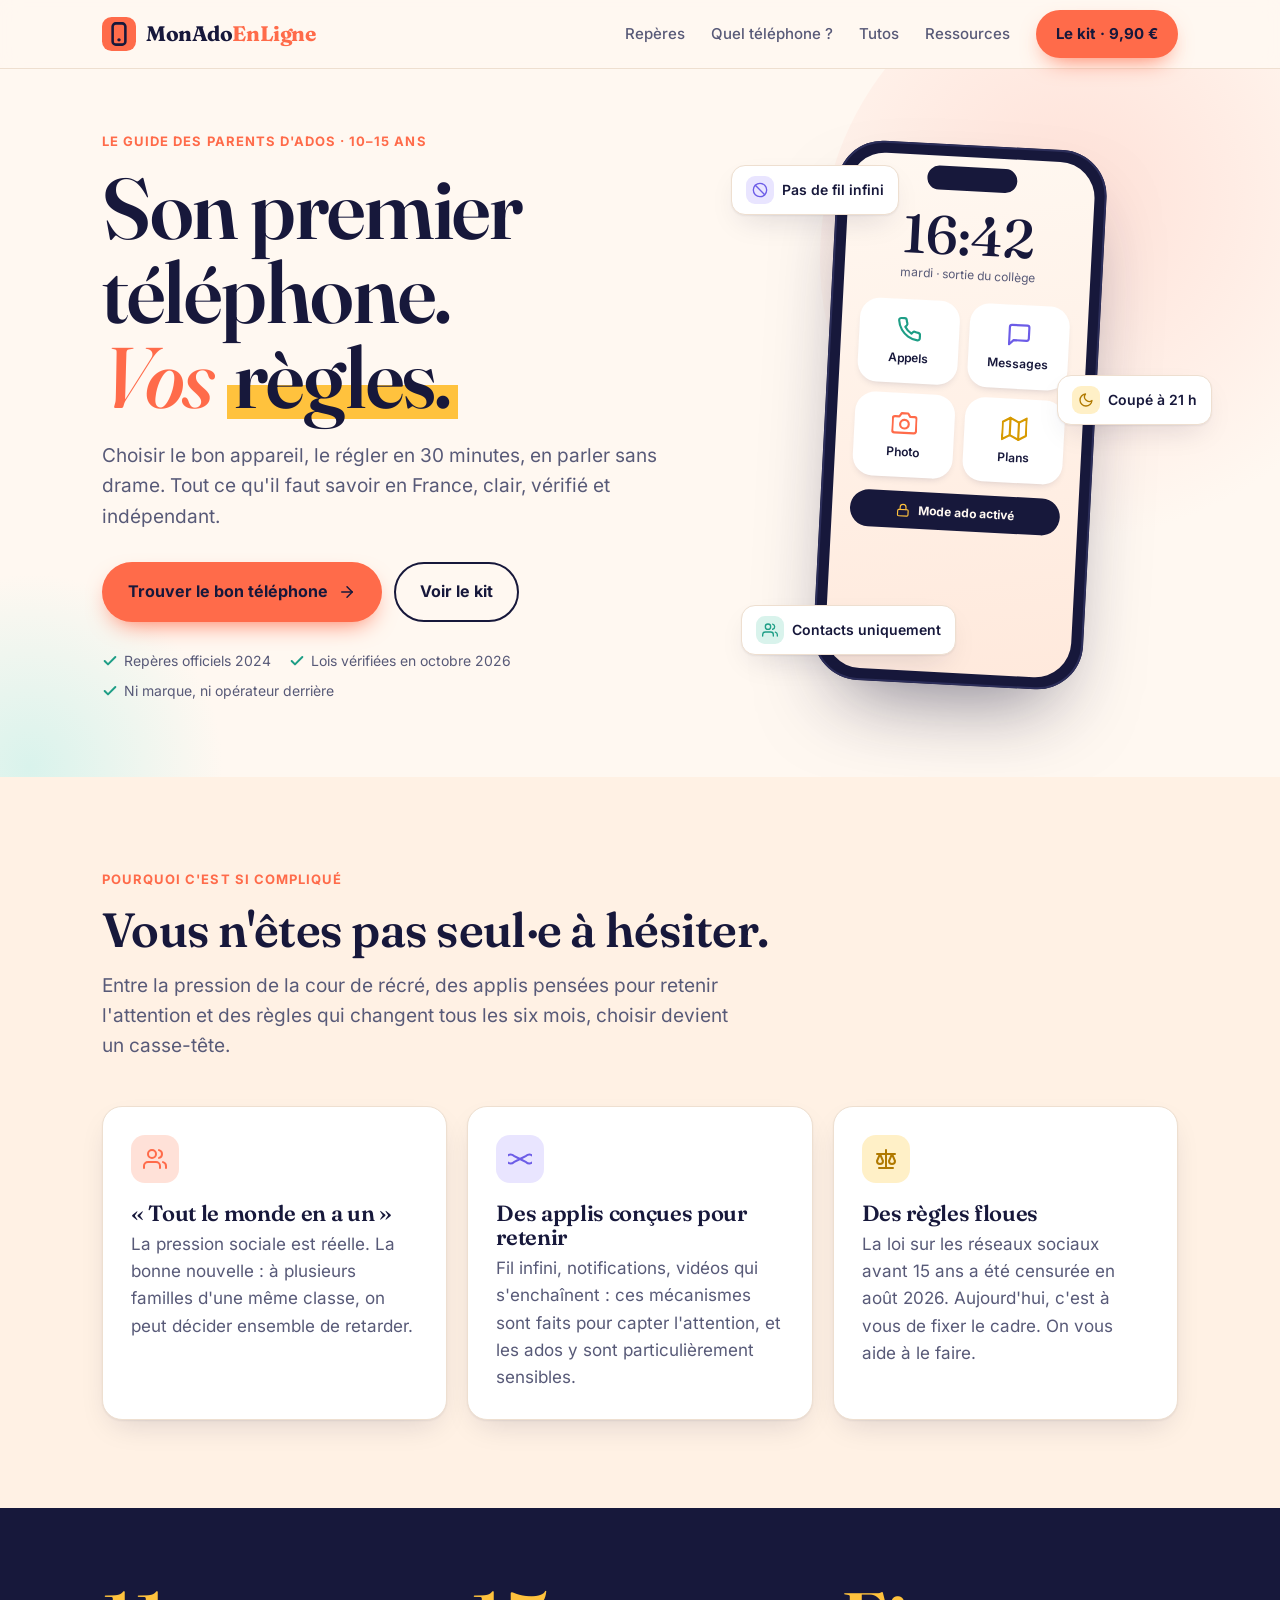
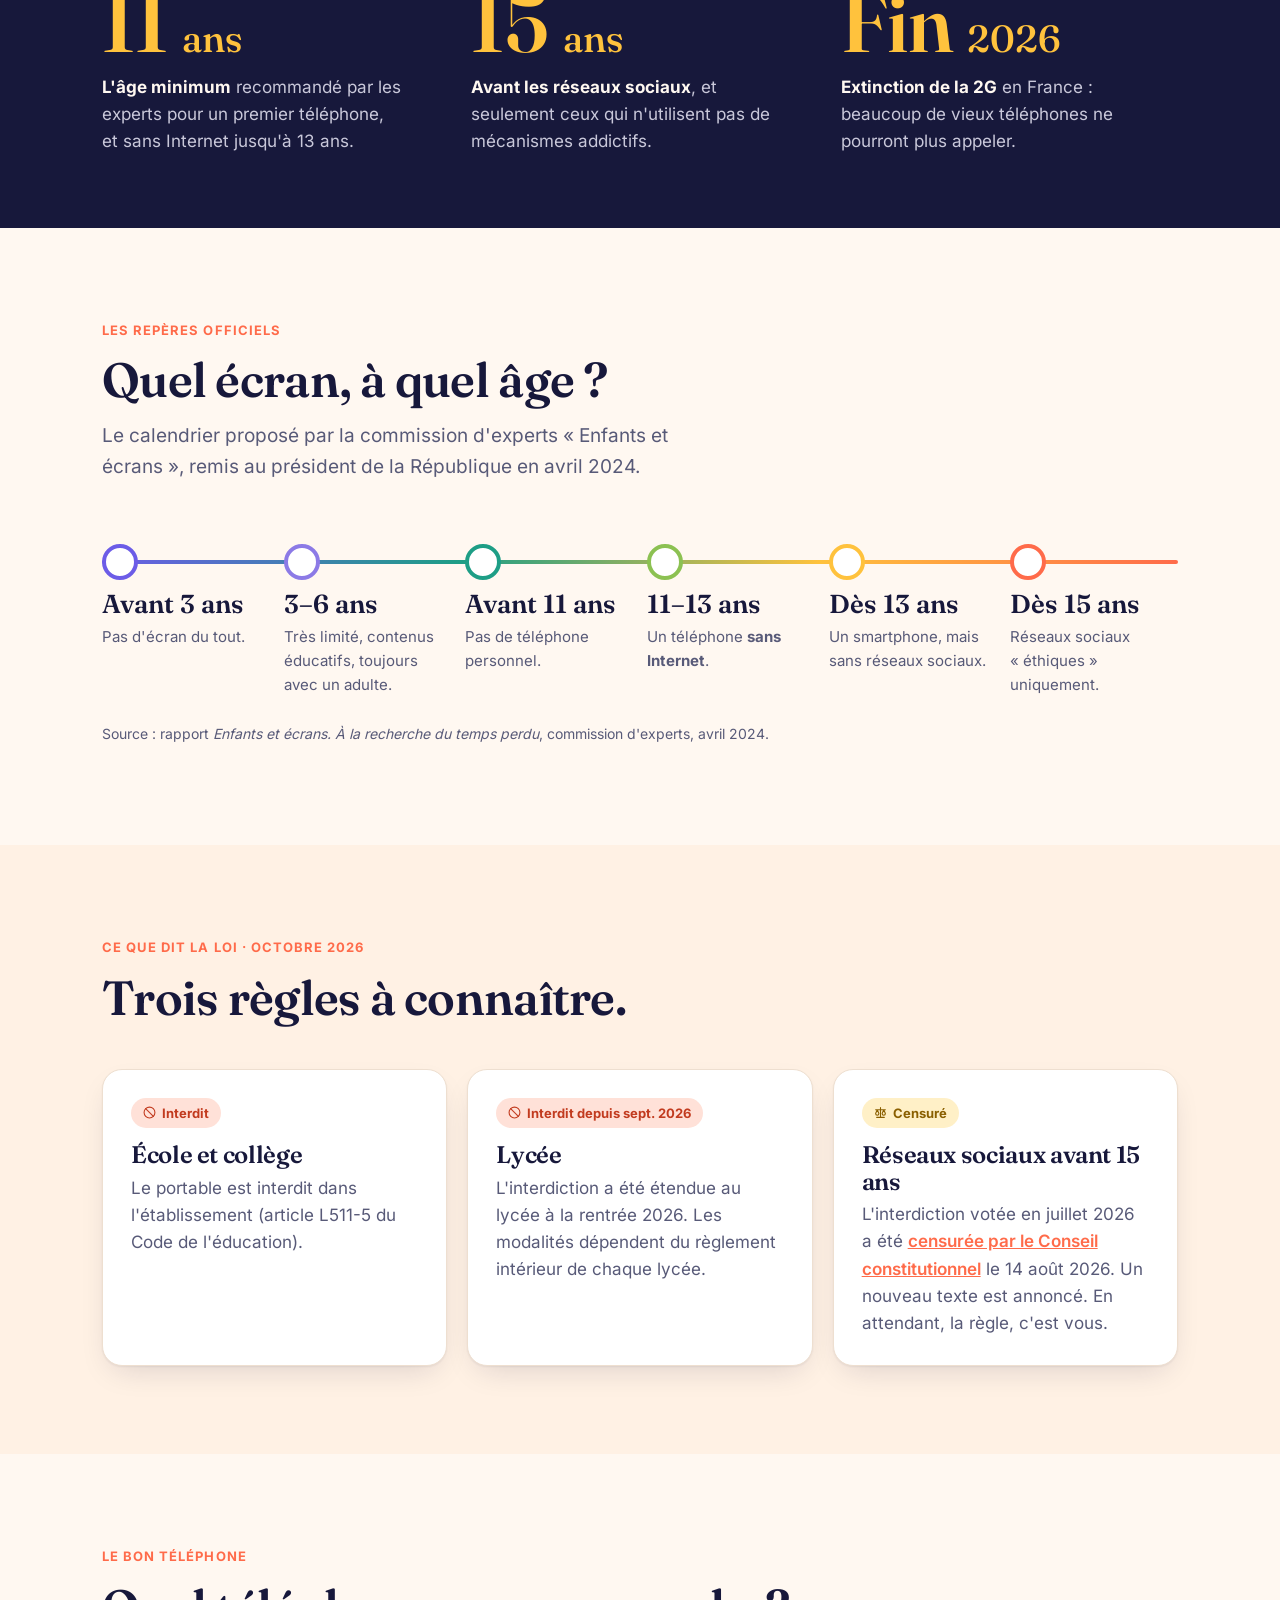
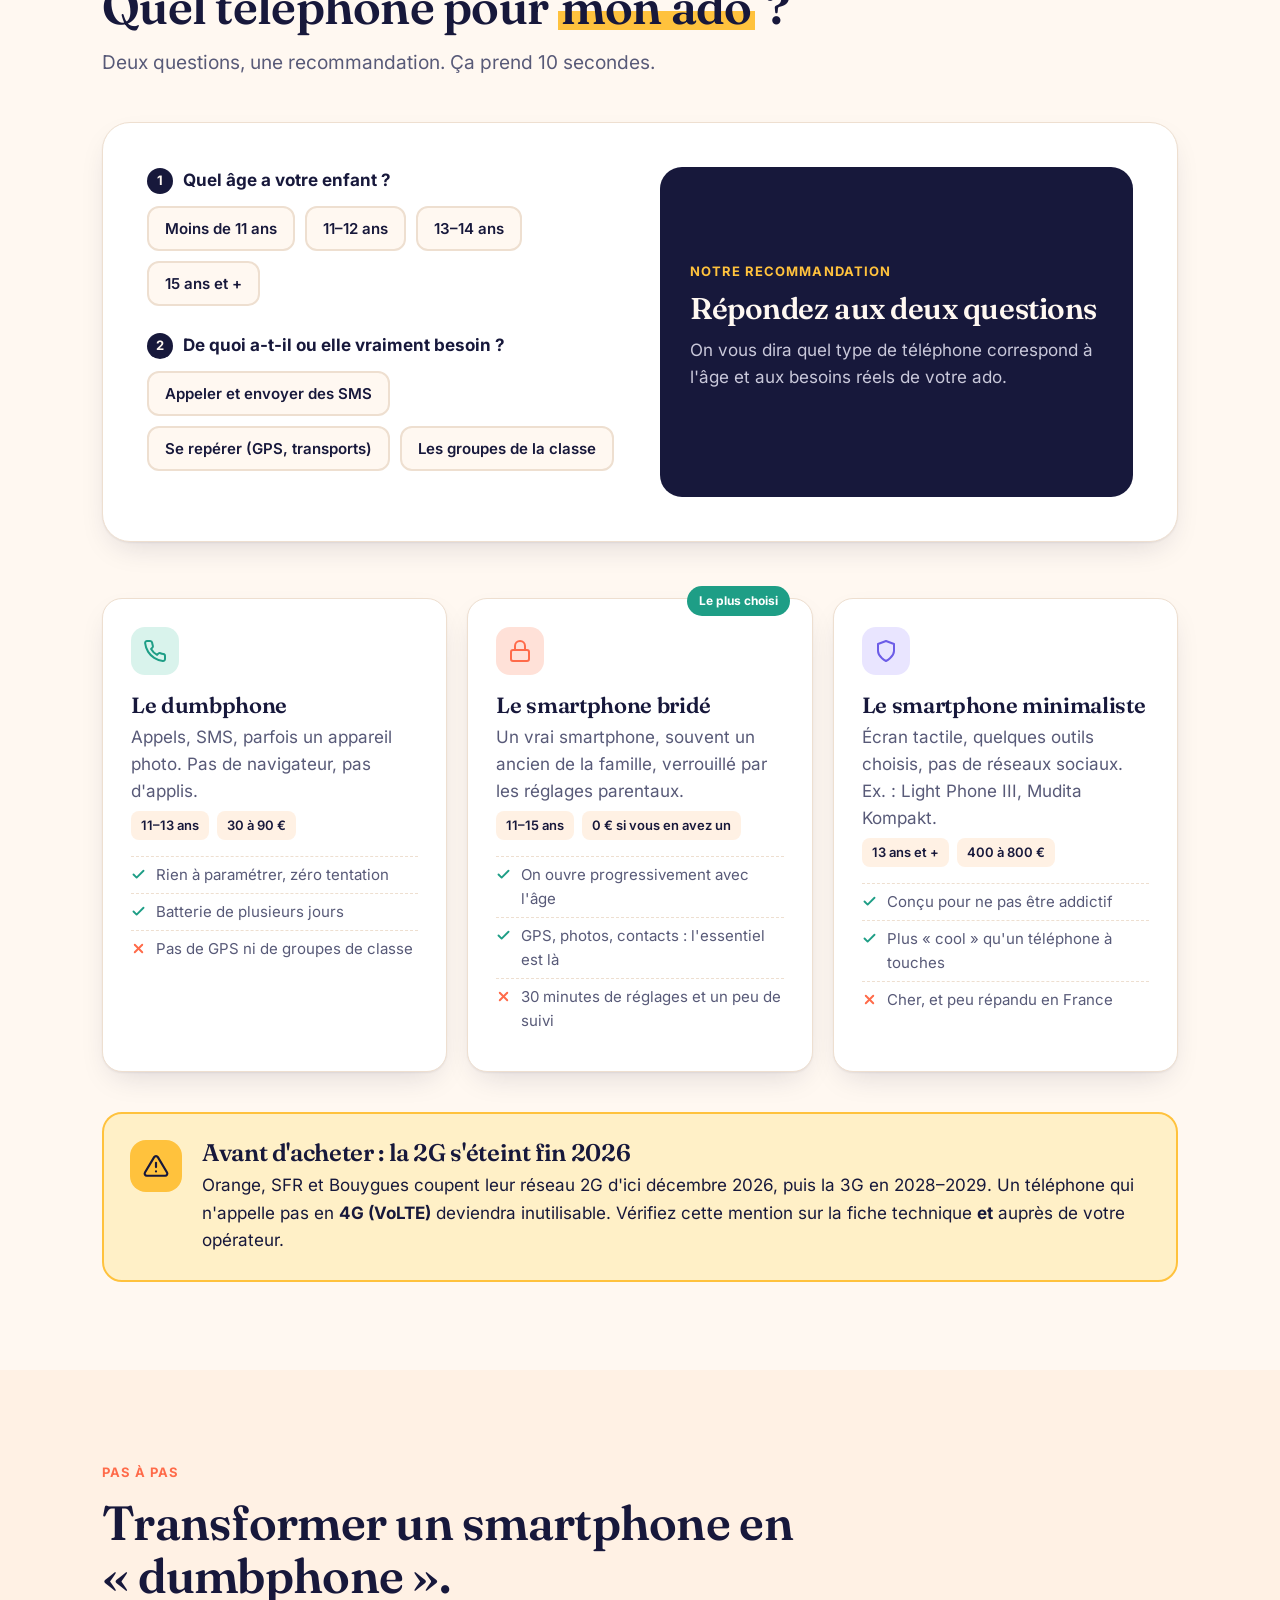
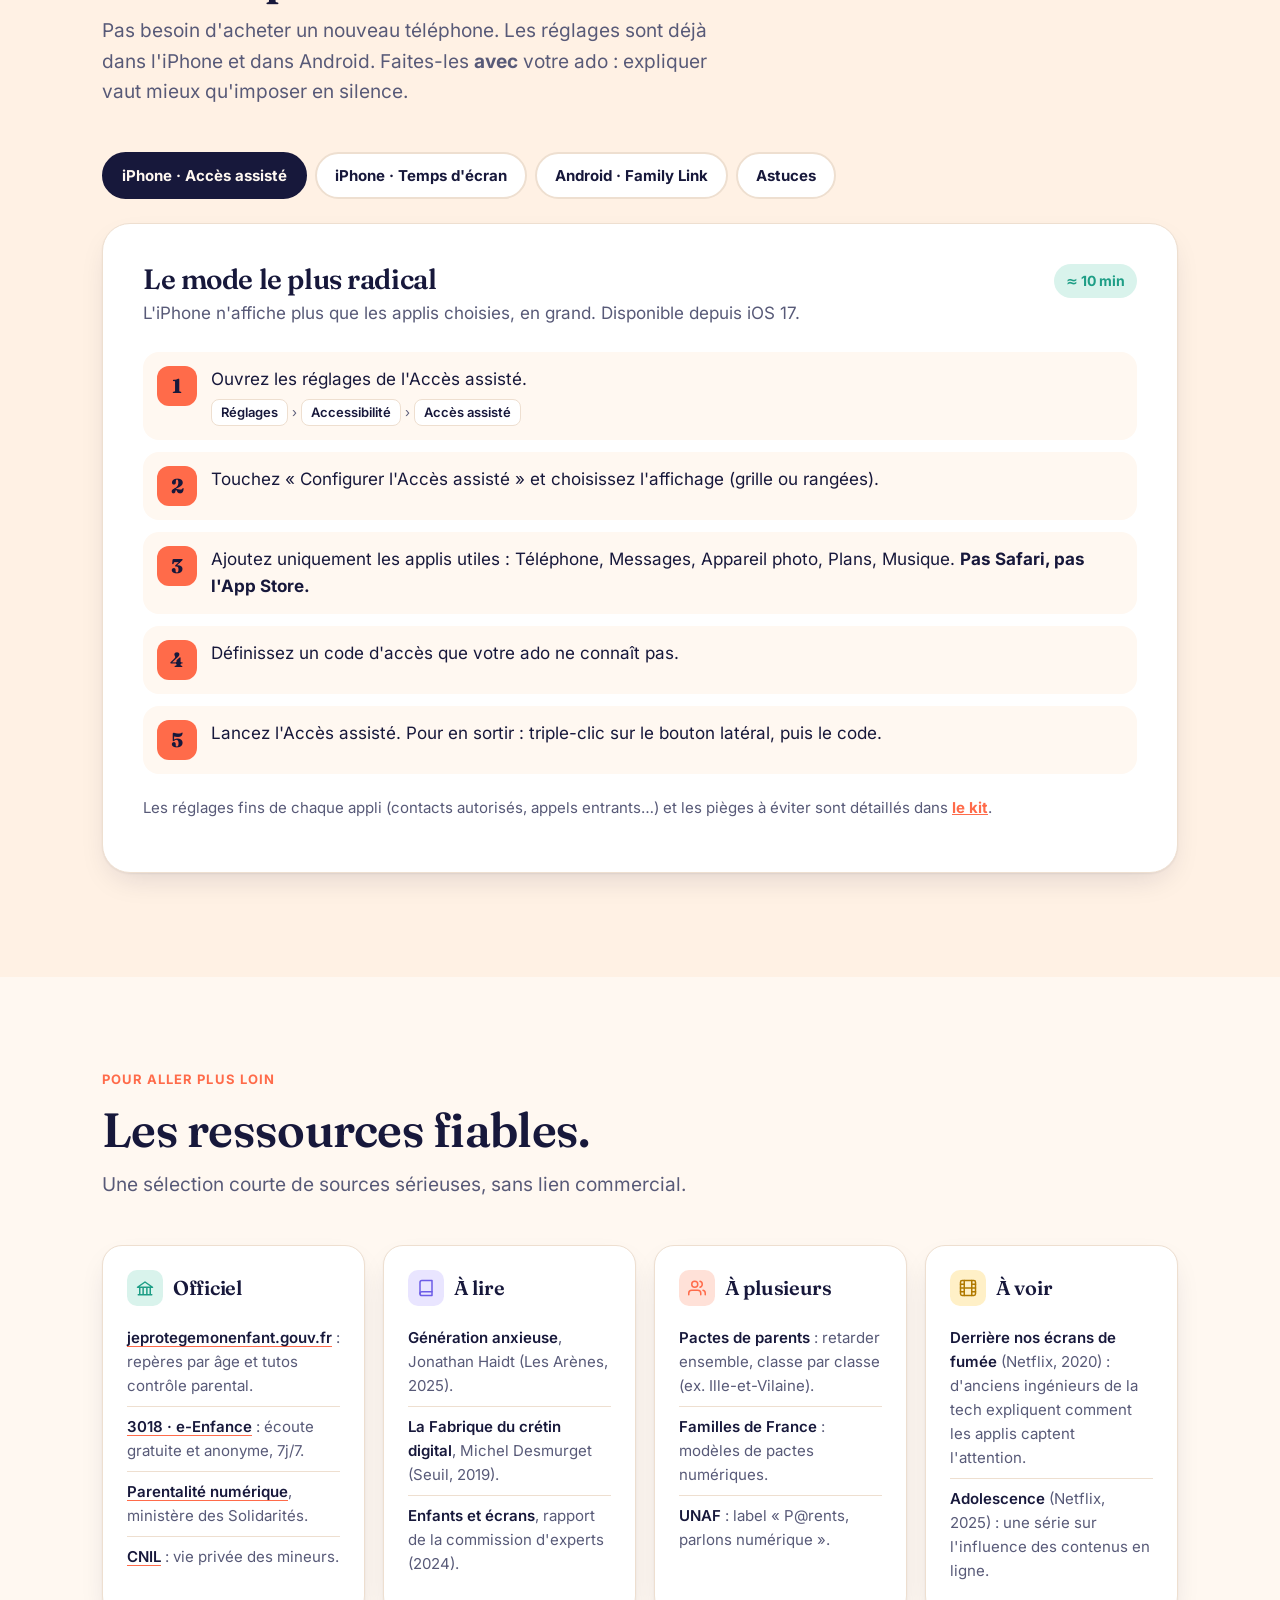
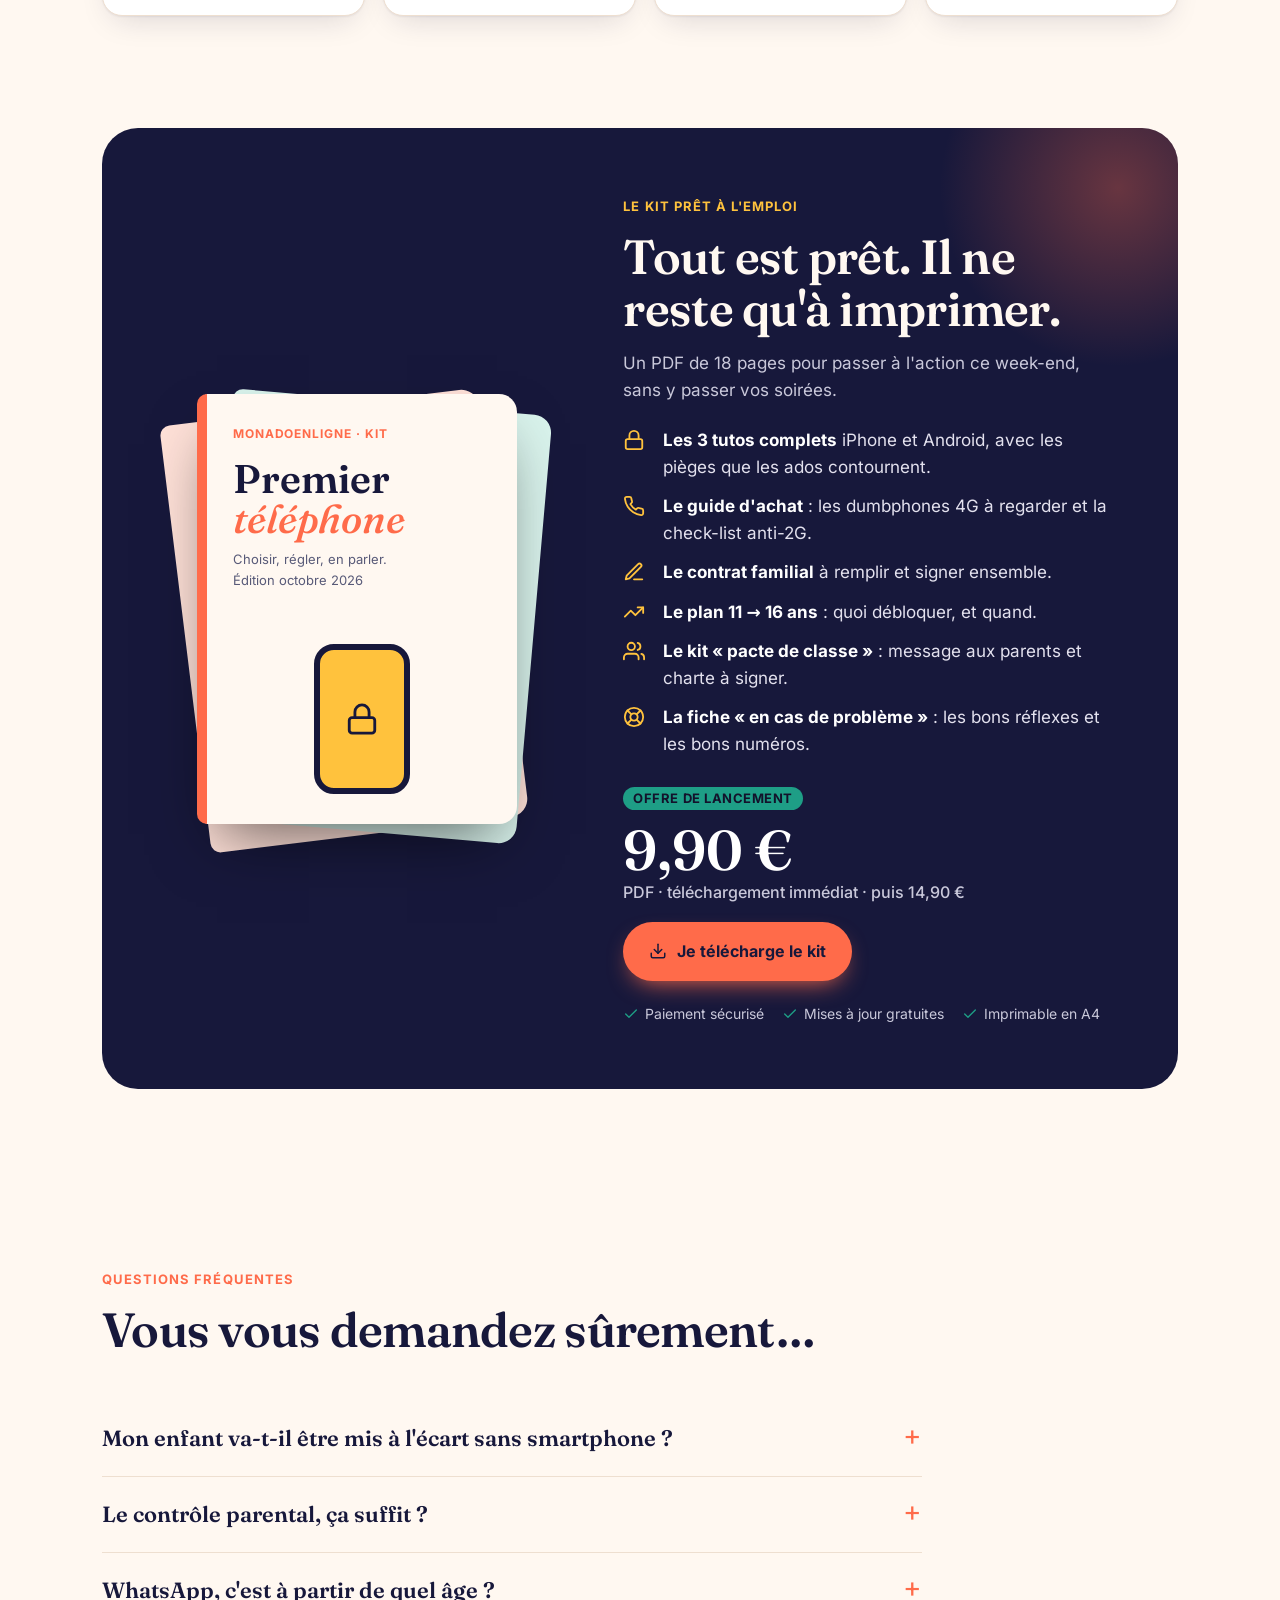
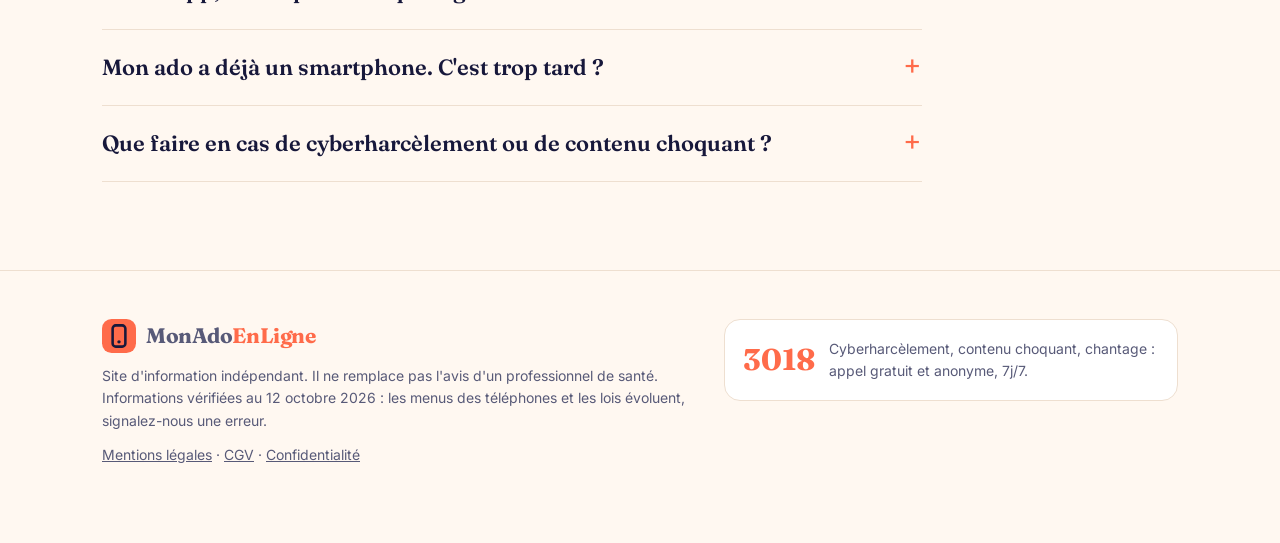
<file: index.html>
<!doctype html>
<html lang="fr">
<head>
<meta charset="utf-8">
<meta name="viewport" content="width=device-width, initial-scale=1">
<title>MonAdoEnLigne · Le premier téléphone de votre ado</title>
<meta name="description" content="Le guide français, clair et indépendant, pour choisir le premier téléphone de votre ado, le régler en 30 minutes et en parler sereinement. Repères officiels, lois, dumbphones, tutos iPhone et Android.">
<meta property="og:title" content="Son premier téléphone. Vos règles.">
<meta property="og:description" content="Choisir, régler, en parler : le guide des parents d'ados, vérifié en octobre 2026.">
<meta property="og:locale" content="fr_FR">
<link rel="icon" href="data:image/svg+xml,%3Csvg xmlns='http://www.w3.org/2000/svg' viewBox='0 0 32 32'%3E%3Crect width='32' height='32' rx='9' fill='%23FF6B4A'/%3E%3Crect x='10' y='6' width='12' height='20' rx='3' fill='none' stroke='%2317183B' stroke-width='2.4'/%3E%3Ccircle cx='16' cy='21.5' r='1.6' fill='%2317183B'/%3E%3C/svg%3E">
<link rel="preload" href="fonts/fraunces-latin-standard-normal.woff2" as="font" type="font/woff2" crossorigin>
<link rel="preload" href="fonts/inter-latin-wght-normal.woff2" as="font" type="font/woff2" crossorigin>
<style>
@font-face{font-family:"Fraunces";src:url(fonts/fraunces-latin-standard-normal.woff2) format("woff2");font-weight:100 900;font-style:normal;font-display:swap}
@font-face{font-family:"Fraunces";src:url(fonts/fraunces-latin-standard-italic.woff2) format("woff2");font-weight:100 900;font-style:italic;font-display:swap}
@font-face{font-family:"Inter";src:url(fonts/inter-latin-wght-normal.woff2) format("woff2");font-weight:100 900;font-style:normal;font-display:swap}

:root{
  --bg:#FFF8F1; --surface:#FFFFFF; --surface-2:#FFF1E4;
  --ink:#17183B; --muted:#585A78; --line:#EEDFD0;
  --coral:#FF6B4A; --coral-soft:#FFE1D8;
  --mint:#1E9E86; --mint-soft:#D9F3EC;
  --sun:#FFC23D; --sun-soft:#FFF0C7;
  --lilac:#6C5CE7; --lilac-soft:#E9E5FF;
  --night:#17183B; --night-ink:#FFF8F1;
  --shadow:0 1px 2px rgba(23,24,59,.06),0 12px 32px -12px rgba(23,24,59,.18);
  --radius:20px;
  --serif:"Fraunces",Georgia,"Times New Roman",serif;
  --sans:"Inter",system-ui,-apple-system,"Segoe UI",Roboto,sans-serif;
}
@media (prefers-color-scheme:dark){
  :root:not([data-theme="light"]){
    --bg:#111228; --surface:#1A1C3A; --surface-2:#21234A;
    --ink:#F6F1EA; --muted:#AEB0CC; --line:#2D2F58;
    --coral:#FF7E61; --coral-soft:#3A2333;
    --mint:#4FD1B5; --mint-soft:#173A3A;
    --sun:#FFD066; --sun-soft:#3A3322;
    --lilac:#A79BFF; --lilac-soft:#2A2858;
    --night:#0B0C1E; --night-ink:#F6F1EA;
    --shadow:0 1px 2px rgba(0,0,0,.3),0 16px 40px -16px rgba(0,0,0,.6);
  }
}
:root[data-theme="dark"]{
  --bg:#111228; --surface:#1A1C3A; --surface-2:#21234A;
  --ink:#F6F1EA; --muted:#AEB0CC; --line:#2D2F58;
  --coral:#FF7E61; --coral-soft:#3A2333;
  --mint:#4FD1B5; --mint-soft:#173A3A;
  --sun:#FFD066; --sun-soft:#3A3322;
  --lilac:#A79BFF; --lilac-soft:#2A2858;
  --night:#0B0C1E; --night-ink:#F6F1EA;
  --shadow:0 1px 2px rgba(0,0,0,.3),0 16px 40px -16px rgba(0,0,0,.6);
}

*{box-sizing:border-box}
html{scroll-behavior:smooth;scroll-padding-top:80px}
body{margin:0;background:var(--bg);color:var(--ink);font:17px/1.6 var(--sans);-webkit-font-smoothing:antialiased;overflow-x:hidden}
img,svg{display:block}
a{color:inherit}
.wrap{max-width:1140px;margin:0 auto;padding:0 16px}
@media (min-width:720px){.wrap{padding:0 32px}}
.ico{width:1em;height:1em;fill:none;stroke:currentColor;stroke-width:2;stroke-linecap:round;stroke-linejoin:round;flex:none}

h1,h2,h3{font-family:var(--serif);font-weight:600;letter-spacing:-.015em;line-height:1.1;margin:0}
h2{font-size:clamp(30px,4.4vw,48px);margin-bottom:14px}
h3{font-size:22px;margin-bottom:6px}
p{margin:0 0 12px}
.eyebrow{display:inline-flex;align-items:center;gap:8px;font-size:13px;font-weight:700;letter-spacing:.08em;text-transform:uppercase;color:var(--coral);margin-bottom:14px}
.lead{font-size:19px;color:var(--muted);max-width:640px}
.muted{color:var(--muted)}
.mark{background:linear-gradient(transparent 58%,var(--sun) 58%,var(--sun) 90%,transparent 90%);padding:0 .08em}
:root[data-theme="dark"] .mark{color:var(--sun);background:none}
@media (prefers-color-scheme:dark){:root:not([data-theme="light"]) .mark{color:var(--sun);background:none}}

.btn{display:inline-flex;align-items:center;gap:10px;padding:15px 24px;border-radius:999px;font-weight:700;font-size:16px;text-decoration:none;border:2px solid transparent;transition:transform .15s ease,box-shadow .15s ease;cursor:pointer;font-family:var(--sans)}
.btn:hover{transform:translateY(-2px)}
.btn-primary{background:var(--coral);color:#17183B;box-shadow:0 10px 24px -10px var(--coral)}
.btn-ghost{background:transparent;color:var(--ink);border-color:var(--ink)}
.btn .ico{width:18px;height:18px}

/* Header */
.top{position:sticky;top:0;z-index:20;background:color-mix(in srgb,var(--bg) 88%,transparent);backdrop-filter:blur(10px);-webkit-backdrop-filter:blur(10px);border-bottom:1px solid var(--line)}
.top .wrap{display:flex;align-items:center;justify-content:space-between;height:68px;gap:16px}
.logo{display:flex;align-items:center;gap:10px;text-decoration:none;font-family:var(--serif);font-weight:700;font-size:21px;letter-spacing:-.02em}
.logo b{color:var(--coral);font-weight:700}
.logo-mark{width:34px;height:34px}
.nav{display:flex;align-items:center;gap:26px;font-size:15px;font-weight:500}
.nav a{text-decoration:none;color:var(--muted)}
.nav a:hover{color:var(--ink)}
.nav .btn{padding:10px 18px;font-size:15px;color:#17183B;white-space:nowrap;gap:0}
@media (max-width:480px){.hide-sm{display:none}}
@media (max-width:900px){.nav a:not(.btn){display:none}}

/* Hero */
.hero{position:relative;padding:56px 0 72px;overflow:hidden}
.hero::before{content:"";position:absolute;width:620px;height:620px;right:-160px;top:-120px;border-radius:50%;background:radial-gradient(circle at 40% 40%,var(--coral-soft),transparent 65%);z-index:-1}
.hero::after{content:"";position:absolute;width:420px;height:420px;left:-180px;bottom:-200px;border-radius:50%;background:radial-gradient(circle,var(--mint-soft),transparent 65%);z-index:-1}
.hero .wrap{display:grid;grid-template-columns:1.15fr .85fr;gap:48px;align-items:center}
.hero h1{font-size:clamp(44px,7.2vw,86px);line-height:.98;margin-bottom:22px;font-weight:600}
.hero h1 em{font-style:italic;font-weight:500;color:var(--coral)}
.hero .lead{margin-bottom:30px}
.cta-row{display:flex;flex-wrap:wrap;gap:12px;margin-bottom:28px}
.trust{display:flex;flex-wrap:wrap;gap:8px 18px;font-size:14px;color:var(--muted);list-style:none;padding:0;margin:0}
.trust li{display:flex;align-items:center;gap:6px}
.trust .ico{color:var(--mint);width:16px;height:16px;stroke-width:3}
@media (max-width:900px){.hero .wrap{grid-template-columns:1fr}.hero{padding-top:36px}}

/* Phone mockup */
.phone-stage{position:relative;display:flex;justify-content:center;padding:20px 0}
.phone{width:270px;height:540px;border-radius:46px;background:#17183B;padding:12px;box-shadow:0 40px 80px -30px rgba(23,24,59,.55),inset 0 0 0 2px #2C2E5A;transform:rotate(3deg)}
.screen{position:relative;height:100%;border-radius:36px;background:linear-gradient(170deg,#FFF8F1,#FFE9DC);overflow:hidden;padding:46px 18px 18px;color:#17183B}
.notch{position:absolute;top:10px;left:50%;transform:translateX(-50%);width:90px;height:24px;border-radius:14px;background:#17183B}
.clock{font-family:var(--serif);font-size:54px;font-weight:500;text-align:center;line-height:1;margin:6px 0 2px}
.date{text-align:center;font-size:12px;color:#585A78;margin-bottom:18px}
.apps{display:grid;grid-template-columns:1fr 1fr;gap:10px}
.app{display:flex;flex-direction:column;align-items:center;justify-content:center;gap:6px;height:84px;border-radius:20px;font-size:12px;font-weight:600;background:#fff;box-shadow:0 4px 10px -6px rgba(23,24,59,.3)}
.app .ico{width:26px;height:26px}
.app.c1 .ico{color:#1E9E86}.app.c2 .ico{color:#6C5CE7}.app.c3 .ico{color:#FF6B4A}.app.c4 .ico{color:#D79A00}
.mode{margin-top:14px;display:flex;align-items:center;gap:8px;justify-content:center;font-size:12px;font-weight:700;background:#17183B;color:#FFF8F1;border-radius:999px;padding:9px 12px}
.mode .ico{width:14px;height:14px;color:#FFC23D}
.sticker{position:absolute;display:flex;align-items:center;gap:8px;background:var(--surface);color:var(--ink);border:1px solid var(--line);box-shadow:var(--shadow);border-radius:14px;padding:10px 14px;font-size:14px;font-weight:600;white-space:nowrap;animation:float 6s ease-in-out infinite}
.sticker .dot{width:28px;height:28px;border-radius:9px;display:grid;place-items:center}
.sticker .dot .ico{width:16px;height:16px}
.s1{top:40px;left:-10px}.s1 .dot{background:var(--lilac-soft);color:var(--lilac)}
.s2{top:250px;right:-34px;animation-delay:-2s}.s2 .dot{background:var(--sun-soft);color:#B07900}
.s3{bottom:50px;left:0;animation-delay:-4s}.s3 .dot{background:var(--mint-soft);color:var(--mint)}
:root[data-theme="dark"] .s2 .dot{color:var(--sun)}
@media (prefers-color-scheme:dark){:root:not([data-theme="light"]) .s2 .dot{color:var(--sun)}}
@keyframes float{0%,100%{transform:translateY(0)}50%{transform:translateY(-8px)}}
@media (prefers-reduced-motion:reduce){.sticker{animation:none}.btn:hover{transform:none}html{scroll-behavior:auto}}
@media (max-width:480px){.phone{width:230px;height:470px}.app{height:70px}.clock{font-size:44px}.s1{left:-4px;top:10px}.s2{right:-4px}.s3{left:-4px}.sticker{font-size:12px;padding:8px 10px}}

/* Sections */
section{padding:88px 0}
.section-head{max-width:720px;margin-bottom:44px}
.alt{background:var(--surface-2)}

/* Problem cards */
.cards3{display:grid;grid-template-columns:repeat(3,1fr);gap:20px}
@media (max-width:860px){.cards3{grid-template-columns:1fr}}
.card{background:var(--surface);border:1px solid var(--line);border-radius:var(--radius);padding:28px;box-shadow:var(--shadow)}
.card .badge{width:48px;height:48px;border-radius:14px;display:grid;place-items:center;margin-bottom:18px}
.card .badge .ico{width:24px;height:24px}
.b-coral{background:var(--coral-soft);color:var(--coral)}
.b-mint{background:var(--mint-soft);color:var(--mint)}
.b-lilac{background:var(--lilac-soft);color:var(--lilac)}
.b-sun{background:var(--sun-soft);color:#B07900}
.card p{color:var(--muted);margin:0}

/* Numbers band */
.band{background:var(--night);color:var(--night-ink);padding:72px 0}
.band .wrap{display:grid;grid-template-columns:repeat(3,1fr);gap:32px}
.num{font-family:var(--serif);font-size:clamp(52px,7vw,84px);line-height:1;font-weight:600;color:var(--sun);margin-bottom:10px}
.num small{font-size:.45em;font-weight:500}
.band p{color:#C9C8DA;margin:0;max-width:300px}
.band strong{color:var(--night-ink)}
@media (max-width:760px){.band .wrap{grid-template-columns:1fr}}

/* Timeline */
.timeline{display:grid;grid-template-columns:repeat(6,1fr);gap:14px;position:relative}
.timeline::before{content:"";position:absolute;left:0;right:0;top:34px;height:4px;border-radius:4px;background:linear-gradient(90deg,var(--lilac),var(--mint),var(--sun),var(--coral))}
.step{position:relative;padding-top:64px}
.step .pin{position:absolute;top:18px;left:0;width:36px;height:36px;border-radius:50%;background:var(--surface);border:4px solid var(--c);display:grid;place-items:center}
.step .age{font-family:var(--serif);font-size:26px;font-weight:600;line-height:1.1;margin-bottom:6px}
.step p{font-size:15px;color:var(--muted);margin:0}
.step:nth-child(1){--c:var(--lilac)}.step:nth-child(2){--c:#8C7AE6}.step:nth-child(3){--c:var(--mint)}.step:nth-child(4){--c:#8CC152}.step:nth-child(5){--c:var(--sun)}.step:nth-child(6){--c:var(--coral)}
@media (max-width:900px){
  .timeline{grid-template-columns:1fr;gap:0}
  .timeline::before{left:16px;right:auto;top:0;bottom:0;width:4px;height:auto;background:linear-gradient(180deg,var(--lilac),var(--mint),var(--sun),var(--coral))}
  .step{padding:0 0 26px 56px}
  .step .pin{top:0}
}
.source{font-size:14px;color:var(--muted);margin-top:26px}

/* Law */
.laws{display:grid;grid-template-columns:repeat(3,1fr);gap:20px}
@media (max-width:860px){.laws{grid-template-columns:1fr}}
.pill{display:inline-flex;align-items:center;gap:6px;font-size:13px;font-weight:700;border-radius:999px;padding:5px 12px;margin-bottom:14px}
.pill-red{background:var(--coral-soft);color:#C23B1F}
.pill-yel{background:var(--sun-soft);color:#8A5F00}
:root[data-theme="dark"] .pill-red{color:var(--coral)}:root[data-theme="dark"] .pill-yel{color:var(--sun)}
@media (prefers-color-scheme:dark){:root:not([data-theme="light"]) .pill-red{color:var(--coral)}:root:not([data-theme="light"]) .pill-yel{color:var(--sun)}}
.law-card h3{font-size:24px}
.law-card a{color:var(--coral);font-weight:600}

/* Quiz */
.quiz{background:var(--surface);border:1px solid var(--line);border-radius:28px;box-shadow:var(--shadow);padding:clamp(22px,4vw,44px);display:grid;grid-template-columns:1fr 1fr;gap:40px}
@media (max-width:860px){.quiz{grid-template-columns:1fr}}
.q-label{font-weight:700;margin:0 0 12px;display:flex;align-items:center;gap:10px}
.q-label span{width:26px;height:26px;border-radius:50%;background:var(--ink);color:var(--bg);display:grid;place-items:center;font-size:13px}
.choices{display:flex;flex-wrap:wrap;gap:10px;margin-bottom:26px}
.choice{font:600 15px var(--sans);padding:11px 16px;border-radius:12px;border:2px solid var(--line);background:var(--bg);color:var(--ink);cursor:pointer;transition:border-color .15s,background .15s}
.choice:hover{border-color:var(--ink)}
.choice[aria-pressed="true"]{border-color:var(--coral);background:var(--coral-soft)}
.result{border-radius:22px;background:var(--night);color:var(--night-ink);padding:30px;display:flex;flex-direction:column;justify-content:center;min-height:280px}
.result .r-kicker{font-size:13px;text-transform:uppercase;letter-spacing:.08em;color:var(--sun);font-weight:700;margin-bottom:10px}
.result h3{font-size:30px;margin-bottom:12px}
.result p{color:#C9C8DA}
.result a{color:var(--sun);font-weight:700}

/* Options */
.options{display:grid;grid-template-columns:repeat(3,1fr);gap:20px;margin-top:56px}
@media (max-width:900px){.options{grid-template-columns:1fr}}
.opt{position:relative;display:flex;flex-direction:column}
.opt .tag{position:absolute;top:-13px;right:22px;background:var(--mint);color:#fff;font-size:12px;font-weight:700;border-radius:999px;padding:5px 12px}
.opt .meta{display:flex;gap:8px;flex-wrap:wrap;margin:6px 0 16px}
.opt .meta span{font-size:13px;font-weight:600;background:var(--surface-2);border-radius:8px;padding:4px 10px}
.opt ul{list-style:none;padding:0;margin:0 0 4px;font-size:15px}
.opt li{display:flex;gap:10px;padding:6px 0;border-top:1px dashed var(--line);color:var(--muted)}
.opt li .ico{margin-top:4px;width:15px;height:15px;stroke-width:3}
.plus .ico{color:var(--mint)}.minus .ico{color:var(--coral)}

.alert{margin-top:40px;display:grid;grid-template-columns:auto 1fr;gap:20px;align-items:start;background:var(--sun-soft);border:2px solid var(--sun);border-radius:var(--radius);padding:26px}
.alert .badge{width:52px;height:52px;border-radius:16px;background:var(--sun);color:#17183B;display:grid;place-items:center}
.alert .badge .ico{width:26px;height:26px}
.alert h3{font-size:24px}
.alert p{margin:0}
@media (max-width:600px){.alert{grid-template-columns:1fr}}

/* Tabs */
.tabs{display:flex;gap:8px;flex-wrap:wrap;margin-bottom:24px}
.tab{font:700 15px var(--sans);padding:12px 18px;border-radius:999px;border:2px solid var(--line);background:var(--surface);color:var(--ink);cursor:pointer}
.tab[aria-selected="true"]{background:var(--ink);color:var(--bg);border-color:var(--ink)}
.js .panel[hidden]{display:none}
.panel{background:var(--surface);border:1px solid var(--line);border-radius:28px;padding:clamp(20px,4vw,40px);box-shadow:var(--shadow);margin-bottom:16px}
.panel-intro{display:flex;justify-content:space-between;gap:20px;flex-wrap:wrap;margin-bottom:24px}
.panel-intro h3{font-size:28px}
.chip-time{display:inline-flex;align-items:center;gap:6px;font-size:14px;font-weight:700;background:var(--mint-soft);color:var(--mint);padding:6px 12px;border-radius:999px;height:fit-content}
.steps{list-style:none;counter-reset:s;padding:0;margin:0;display:grid;gap:12px}
.steps li{counter-increment:s;display:grid;grid-template-columns:40px 1fr;gap:14px;align-items:start;padding:14px;border-radius:16px;background:var(--bg)}
.steps li::before{content:counter(s);width:40px;height:40px;border-radius:12px;background:var(--coral);color:#17183B;font-weight:800;display:grid;place-items:center;font-family:var(--serif);font-size:20px}
.steps li p{margin:0}
.path{display:flex;flex-wrap:wrap;gap:4px;align-items:center;margin-top:6px}
.path span{font-size:13px;font-weight:600;background:var(--surface);border:1px solid var(--line);border-radius:8px;padding:2px 9px}
.path i{font-style:normal;color:var(--muted);font-size:13px}
.tip-grid{display:grid;grid-template-columns:repeat(auto-fit,minmax(230px,1fr));gap:14px}
.tip{background:var(--bg);border-radius:16px;padding:18px}
.tip strong{display:block;margin-bottom:4px}
.tip p{margin:0;font-size:15px;color:var(--muted)}
.upsell{margin-top:22px;font-size:15px;color:var(--muted)}
.upsell a{color:var(--coral);font-weight:700}

/* Resources */
.res{display:grid;grid-template-columns:repeat(4,1fr);gap:18px}
@media (max-width:1000px){.res{grid-template-columns:1fr 1fr}}
@media (max-width:600px){.res{grid-template-columns:1fr}}
.res .card{padding:24px}
.res h3{font-size:20px;display:flex;align-items:center;gap:10px;margin-bottom:12px}
.res h3 .badge{width:36px;height:36px;margin:0;border-radius:10px}
.res h3 .badge .ico{width:18px;height:18px}
.res ul{list-style:none;padding:0;margin:0;font-size:15px}
.res li{padding:8px 0;border-top:1px solid var(--line);color:var(--muted)}
.res li:first-child{border-top:0}
.res li a,.res li strong{color:var(--ink);font-weight:600}
.res li a{text-decoration-color:var(--coral);text-underline-offset:3px}

/* Kit */
.kit{background:var(--night);color:var(--night-ink);border-radius:36px;padding:clamp(28px,5vw,64px);display:grid;grid-template-columns:.9fr 1.1fr;gap:56px;align-items:center;position:relative;overflow:hidden}
.kit::after{content:"";position:absolute;right:-120px;top:-120px;width:360px;height:360px;border-radius:50%;background:radial-gradient(circle,rgba(255,107,74,.35),transparent 70%)}
@media (max-width:900px){.kit{grid-template-columns:1fr}}
.kit h2{color:var(--night-ink)}
.kit .eyebrow{color:var(--sun)}
.kit p{color:#C9C8DA}
.cover-stack{position:relative;height:430px;max-width:340px;margin:0 auto;width:100%}
.cover,.cover-back{position:absolute;inset:0 20px 0 0;border-radius:10px 18px 18px 10px}
.cover-back{background:#FFE1D8;transform:rotate(-7deg) translate(-14px,10px)}
.cover-back.two{background:#D9F3EC;transform:rotate(5deg) translate(18px,6px)}
.cover{background:#FFF8F1;color:#17183B;padding:30px 26px;display:flex;flex-direction:column;box-shadow:0 30px 60px -20px rgba(0,0,0,.6);border-left:10px solid #FF6B4A}
.cover .c-brand{font-size:12px;font-weight:700;letter-spacing:.08em;text-transform:uppercase;color:#FF6B4A}
.cover .c-title{font-family:var(--serif);font-size:40px;line-height:1;font-weight:600;margin:16px 0 10px}
.cover .c-title em{color:#FF6B4A;font-weight:500}
.cover .c-sub{font-size:13px;color:#585A78}
.cover .c-phone{margin:auto auto 0;width:96px;height:150px;border-radius:20px;border:6px solid #17183B;display:grid;place-items:center;background:#FFC23D}
.cover .c-phone .ico{width:34px;height:34px;color:#17183B}
.kit-list{list-style:none;padding:0;margin:22px 0 28px;display:grid;gap:12px}
.kit-list li{display:grid;grid-template-columns:28px 1fr;gap:12px;color:#E3E1EE}
.kit-list li .ico{width:22px;height:22px;color:var(--sun);margin-top:2px}
.kit-list strong{color:#fff}
.price-row{display:flex;align-items:center;gap:22px;flex-wrap:wrap}
.price{font-family:var(--serif);font-size:56px;font-weight:600;line-height:1;color:#fff}
.badge-launch{display:inline-block;font-family:var(--sans);font-size:13px;font-weight:700;letter-spacing:.04em;text-transform:uppercase;background:var(--mint);color:#13122B;padding:5px 10px;border-radius:999px;margin:0 0 12px;vertical-align:top;display:block;width:max-content}
.price small{font-size:16px;font-family:var(--sans);color:#C9C8DA;font-weight:500;display:block;margin-top:6px}
.guarantee{display:flex;gap:18px;flex-wrap:wrap;margin-top:22px;font-size:14px;color:#C9C8DA}
.guarantee span{display:flex;align-items:center;gap:6px}
.guarantee .ico{width:16px;height:16px;color:var(--mint)}

/* FAQ */
.faq{max-width:820px}
.faq details{border-bottom:1px solid var(--line);padding:20px 0}
.faq summary{list-style:none;cursor:pointer;font-family:var(--serif);font-size:22px;font-weight:600;display:flex;justify-content:space-between;gap:20px}
.faq summary::-webkit-details-marker{display:none}
.faq summary::after{content:"+";font-family:var(--sans);font-weight:400;font-size:28px;line-height:1;color:var(--coral);transition:transform .2s}
.faq details[open] summary::after{transform:rotate(45deg)}
.faq details p{color:var(--muted);margin:12px 0 0}

/* Footer */
footer{border-top:1px solid var(--line);padding:48px 0 64px;font-size:14px;color:var(--muted)}
footer .wrap{display:grid;grid-template-columns:1.3fr 1fr;gap:32px}
@media (max-width:760px){footer .wrap{grid-template-columns:1fr}}
.sos{display:flex;gap:14px;align-items:center;background:var(--surface);border:1px solid var(--line);border-radius:16px;padding:16px 18px}
.sos b{font-family:var(--serif);font-size:30px;color:var(--coral)}
</style>
</head>
<body>
<script>document.documentElement.classList.add('js')</script>

<svg width="0" height="0" style="position:absolute" aria-hidden="true">
  <symbol id="i-phone" viewBox="0 0 24 24"><path d="M22 16.92v3a2 2 0 0 1-2.18 2 19.79 19.79 0 0 1-8.63-3.07 19.5 19.5 0 0 1-6-6 19.79 19.79 0 0 1-3.07-8.67A2 2 0 0 1 4.11 2h3a2 2 0 0 1 2 1.72c.13.96.36 1.9.7 2.81a2 2 0 0 1-.45 2.11L8.09 9.91a16 16 0 0 0 6 6l1.27-1.27a2 2 0 0 1 2.11-.45c.91.34 1.85.57 2.81.7A2 2 0 0 1 22 16.92z"/></symbol>
  <symbol id="i-msg" viewBox="0 0 24 24"><path d="M21 15a2 2 0 0 1-2 2H7l-4 4V5a2 2 0 0 1 2-2h14a2 2 0 0 1 2 2z"/></symbol>
  <symbol id="i-cam" viewBox="0 0 24 24"><path d="M23 19a2 2 0 0 1-2 2H3a2 2 0 0 1-2-2V8a2 2 0 0 1 2-2h4l2-3h6l2 3h4a2 2 0 0 1 2 2z"/><circle cx="12" cy="13" r="4"/></symbol>
  <symbol id="i-map" viewBox="0 0 24 24"><polygon points="1 6 1 22 8 18 16 22 23 18 23 2 16 6 8 2 1 6"/><line x1="8" y1="2" x2="8" y2="18"/><line x1="16" y1="6" x2="16" y2="22"/></symbol>
  <symbol id="i-moon" viewBox="0 0 24 24"><path d="M21 12.79A9 9 0 1 1 11.21 3 7 7 0 0 0 21 12.79z"/></symbol>
  <symbol id="i-lock" viewBox="0 0 24 24"><rect x="3" y="11" width="18" height="11" rx="2"/><path d="M7 11V7a5 5 0 0 1 10 0v4"/></symbol>
  <symbol id="i-users" viewBox="0 0 24 24"><path d="M17 21v-2a4 4 0 0 0-4-4H5a4 4 0 0 0-4 4v2"/><circle cx="9" cy="7" r="4"/><path d="M23 21v-2a4 4 0 0 0-3-3.87"/><path d="M16 3.13a4 4 0 0 1 0 7.75"/></symbol>
  <symbol id="i-shield" viewBox="0 0 24 24"><path d="M12 22s8-4 8-10V5l-8-3-8 3v7c0 6 8 10 8 10z"/></symbol>
  <symbol id="i-check" viewBox="0 0 24 24"><polyline points="20 6 9 17 4 12"/></symbol>
  <symbol id="i-x" viewBox="0 0 24 24"><line x1="18" y1="6" x2="6" y2="18"/><line x1="6" y1="6" x2="18" y2="18"/></symbol>
  <symbol id="i-alert" viewBox="0 0 24 24"><path d="M10.29 3.86L1.82 18a2 2 0 0 0 1.71 3h16.94a2 2 0 0 0 1.71-3L13.71 3.86a2 2 0 0 0-3.42 0z"/><line x1="12" y1="9" x2="12" y2="13"/><line x1="12" y1="17" x2="12.01" y2="17"/></symbol>
  <symbol id="i-ban" viewBox="0 0 24 24"><circle cx="12" cy="12" r="10"/><line x1="4.93" y1="4.93" x2="19.07" y2="19.07"/></symbol>
  <symbol id="i-loop" viewBox="0 0 24 24"><path d="M18.18 8.82a4.5 4.5 0 1 1 0 6.36L12 12 5.82 8.82a4.5 4.5 0 1 0 0 6.36L12 12z"/></symbol>
  <symbol id="i-scale" viewBox="0 0 24 24"><path d="M12 3v18M5 21h14M3 7h18M6 7l-3 7a3 3 0 0 0 6 0zM18 7l-3 7a3 3 0 0 0 6 0z"/></symbol>
  <symbol id="i-book" viewBox="0 0 24 24"><path d="M4 19.5A2.5 2.5 0 0 1 6.5 17H20"/><path d="M6.5 2H20v20H6.5A2.5 2.5 0 0 1 4 19.5v-15A2.5 2.5 0 0 1 6.5 2z"/></symbol>
  <symbol id="i-film" viewBox="0 0 24 24"><rect x="2" y="2" width="20" height="20" rx="2.18"/><line x1="7" y1="2" x2="7" y2="22"/><line x1="17" y1="2" x2="17" y2="22"/><line x1="2" y1="12" x2="22" y2="12"/><line x1="2" y1="7" x2="7" y2="7"/><line x1="2" y1="17" x2="7" y2="17"/><line x1="17" y1="17" x2="22" y2="17"/><line x1="17" y1="7" x2="22" y2="7"/></symbol>
  <symbol id="i-bank" viewBox="0 0 24 24"><path d="M3 21h18M5 21V11M19 21V11M9.5 21V11M14.5 21V11M2 11l10-7 10 7z"/></symbol>
  <symbol id="i-down" viewBox="0 0 24 24"><path d="M21 15v4a2 2 0 0 1-2 2H5a2 2 0 0 1-2-2v-4"/><polyline points="7 10 12 15 17 10"/><line x1="12" y1="15" x2="12" y2="3"/></symbol>
  <symbol id="i-arrow" viewBox="0 0 24 24"><line x1="5" y1="12" x2="19" y2="12"/><polyline points="12 5 19 12 12 19"/></symbol>
  <symbol id="i-pen" viewBox="0 0 24 24"><path d="M12 20h9"/><path d="M16.5 3.5a2.12 2.12 0 0 1 3 3L7 19l-4 1 1-4z"/></symbol>
  <symbol id="i-steps" viewBox="0 0 24 24"><polyline points="22 7 13.5 15.5 8.5 10.5 2 17"/><polyline points="16 7 22 7 22 13"/></symbol>
  <symbol id="i-sos" viewBox="0 0 24 24"><circle cx="12" cy="12" r="10"/><circle cx="12" cy="12" r="4"/><line x1="4.93" y1="4.93" x2="9.17" y2="9.17"/><line x1="14.83" y1="14.83" x2="19.07" y2="19.07"/><line x1="14.83" y1="9.17" x2="19.07" y2="4.93"/><line x1="4.93" y1="19.07" x2="9.17" y2="14.83"/></symbol>
</svg>

<header class="top">
  <div class="wrap">
    <a class="logo" href="#top" aria-label="MonAdoEnLigne, accueil">
      <svg class="logo-mark" viewBox="0 0 32 32" aria-hidden="true"><rect width="32" height="32" rx="9" fill="#FF6B4A"/><rect x="10" y="6" width="12" height="20" rx="3" fill="none" stroke="#17183B" stroke-width="2.4"/><circle cx="16" cy="21.5" r="1.6" fill="#17183B"/></svg>
      <span>MonAdo<b>EnLigne</b></span>
    </a>
    <nav class="nav" aria-label="Navigation principale">
      <a href="#reperes">Repères</a>
      <a href="#choisir">Quel téléphone&nbsp;?</a>
      <a href="#tutos">Tutos</a>
      <a href="#ressources">Ressources</a>
      <a class="btn btn-primary" href="#kit">Le kit<span class="hide-sm">&nbsp;· 9,90&nbsp;€</span></a>
    </nav>
  </div>
</header>

<main id="top">

<!-- HERO -->
<section class="hero">
  <div class="wrap">
    <div>
      <div class="eyebrow">Le guide des parents d'ados · 10–15 ans</div>
      <h1>Son premier téléphone.<br><em>Vos</em> <span class="mark">règles.</span></h1>
      <p class="lead">Choisir le bon appareil, le régler en 30 minutes, en parler sans drame. Tout ce qu'il faut savoir en France, clair, vérifié et indépendant.</p>
      <div class="cta-row">
        <a class="btn btn-primary" href="#choisir">Trouver le bon téléphone <svg class="ico"><use href="#i-arrow"/></svg></a>
        <a class="btn btn-ghost" href="#kit">Voir le kit</a>
      </div>
      <ul class="trust">
        <li><svg class="ico"><use href="#i-check"/></svg>Repères officiels 2024</li>
        <li><svg class="ico"><use href="#i-check"/></svg>Lois vérifiées en octobre 2026</li>
        <li><svg class="ico"><use href="#i-check"/></svg>Ni marque, ni opérateur derrière</li>
      </ul>
    </div>

    <div class="phone-stage" aria-hidden="true">
      <div class="phone">
        <div class="screen">
          <div class="notch"></div>
          <div class="clock">16:42</div>
          <div class="date">mardi · sortie du collège</div>
          <div class="apps">
            <div class="app c1"><svg class="ico"><use href="#i-phone"/></svg>Appels</div>
            <div class="app c2"><svg class="ico"><use href="#i-msg"/></svg>Messages</div>
            <div class="app c3"><svg class="ico"><use href="#i-cam"/></svg>Photo</div>
            <div class="app c4"><svg class="ico"><use href="#i-map"/></svg>Plans</div>
          </div>
          <div class="mode"><svg class="ico"><use href="#i-lock"/></svg>Mode ado activé</div>
        </div>
      </div>
      <div class="sticker s1"><span class="dot"><svg class="ico"><use href="#i-ban"/></svg></span>Pas de fil infini</div>
      <div class="sticker s2"><span class="dot"><svg class="ico"><use href="#i-moon"/></svg></span>Coupé à 21 h</div>
      <div class="sticker s3"><span class="dot"><svg class="ico"><use href="#i-users"/></svg></span>Contacts uniquement</div>
    </div>
  </div>
</section>

<!-- POURQUOI -->
<section class="alt" id="pourquoi">
  <div class="wrap">
    <div class="section-head">
      <div class="eyebrow">Pourquoi c'est si compliqué</div>
      <h2>Vous n'êtes pas seul·e à hésiter.</h2>
      <p class="lead">Entre la pression de la cour de récré, des applis pensées pour retenir l'attention et des règles qui changent tous les six mois, choisir devient un casse-tête.</p>
    </div>
    <div class="cards3">
      <div class="card">
        <div class="badge b-coral"><svg class="ico"><use href="#i-users"/></svg></div>
        <h3>«&nbsp;Tout le monde en a un&nbsp;»</h3>
        <p>La pression sociale est réelle. La bonne nouvelle&nbsp;: à plusieurs familles d'une même classe, on peut décider ensemble de retarder.</p>
      </div>
      <div class="card">
        <div class="badge b-lilac"><svg class="ico"><use href="#i-loop"/></svg></div>
        <h3>Des applis conçues pour retenir</h3>
        <p>Fil infini, notifications, vidéos qui s'enchaînent&nbsp;: ces mécanismes sont faits pour capter l'attention, et les ados y sont particulièrement sensibles.</p>
      </div>
      <div class="card">
        <div class="badge b-sun"><svg class="ico"><use href="#i-scale"/></svg></div>
        <h3>Des règles floues</h3>
        <p>La loi sur les réseaux sociaux avant 15 ans a été censurée en août 2026. Aujourd'hui, c'est à vous de fixer le cadre. On vous aide à le faire.</p>
      </div>
    </div>
  </div>
</section>

<!-- CHIFFRES -->
<div class="band">
  <div class="wrap">
    <div>
      <div class="num">11 <small>ans</small></div>
      <p><strong>L'âge minimum</strong> recommandé par les experts pour un premier téléphone, et sans Internet jusqu'à 13 ans.</p>
    </div>
    <div>
      <div class="num">15 <small>ans</small></div>
      <p><strong>Avant les réseaux sociaux</strong>, et seulement ceux qui n'utilisent pas de mécanismes addictifs.</p>
    </div>
    <div>
      <div class="num">Fin <small>2026</small></div>
      <p><strong>Extinction de la 2G</strong> en France&nbsp;: beaucoup de vieux téléphones ne pourront plus appeler.</p>
    </div>
  </div>
</div>

<!-- REPERES -->
<section id="reperes">
  <div class="wrap">
    <div class="section-head">
      <div class="eyebrow">Les repères officiels</div>
      <h2>Quel écran, à quel âge&nbsp;?</h2>
      <p class="lead">Le calendrier proposé par la commission d'experts «&nbsp;Enfants et écrans&nbsp;», remis au président de la République en avril 2024.</p>
    </div>
    <div class="timeline">
      <div class="step"><div class="pin"></div><div class="age">Avant 3 ans</div><p>Pas d'écran du tout.</p></div>
      <div class="step"><div class="pin"></div><div class="age">3–6 ans</div><p>Très limité, contenus éducatifs, toujours avec un adulte.</p></div>
      <div class="step"><div class="pin"></div><div class="age">Avant 11 ans</div><p>Pas de téléphone personnel.</p></div>
      <div class="step"><div class="pin"></div><div class="age">11–13 ans</div><p>Un téléphone <strong>sans Internet</strong>.</p></div>
      <div class="step"><div class="pin"></div><div class="age">Dès 13 ans</div><p>Un smartphone, mais sans réseaux sociaux.</p></div>
      <div class="step"><div class="pin"></div><div class="age">Dès 15 ans</div><p>Réseaux sociaux «&nbsp;éthiques&nbsp;» uniquement.</p></div>
    </div>
    <p class="source">Source&nbsp;: rapport <em>Enfants et écrans. À la recherche du temps perdu</em>, commission d'experts, avril 2024.</p>
  </div>
</section>

<!-- LOI -->
<section class="alt" id="loi">
  <div class="wrap">
    <div class="section-head">
      <div class="eyebrow">Ce que dit la loi · octobre 2026</div>
      <h2>Trois règles à connaître.</h2>
    </div>
    <div class="laws">
      <div class="card law-card">
        <span class="pill pill-red"><svg class="ico"><use href="#i-ban"/></svg>Interdit</span>
        <h3>École et collège</h3>
        <p>Le portable est interdit dans l'établissement (article L511-5 du Code de l'éducation).</p>
      </div>
      <div class="card law-card">
        <span class="pill pill-red"><svg class="ico"><use href="#i-ban"/></svg>Interdit depuis sept. 2026</span>
        <h3>Lycée</h3>
        <p>L'interdiction a été étendue au lycée à la rentrée 2026. Les modalités dépendent du règlement intérieur de chaque lycée.</p>
      </div>
      <div class="card law-card">
        <span class="pill pill-yel"><svg class="ico"><use href="#i-scale"/></svg>Censuré</span>
        <h3>Réseaux sociaux avant 15 ans</h3>
        <p>L'interdiction votée en juillet 2026 a été <a href="https://www.conseil-constitutionnel.fr/decision/2026/2026911DC.htm">censurée par le Conseil constitutionnel</a> le 14 août 2026. Un nouveau texte est annoncé. En attendant, la règle, c'est vous.</p>
      </div>
    </div>
  </div>
</section>

<!-- CHOISIR -->
<section id="choisir">
  <div class="wrap">
    <div class="section-head">
      <div class="eyebrow">Le bon téléphone</div>
      <h2>Quel téléphone pour <span class="mark">mon ado</span>&nbsp;?</h2>
      <p class="lead">Deux questions, une recommandation. Ça prend 10 secondes.</p>
    </div>

    <div class="quiz" id="quiz">
      <div>
        <p class="q-label"><span>1</span>Quel âge a votre enfant&nbsp;?</p>
        <div class="choices" data-q="age">
          <button class="choice" type="button" data-v="u11" aria-pressed="false">Moins de 11 ans</button>
          <button class="choice" type="button" data-v="11" aria-pressed="false">11–12 ans</button>
          <button class="choice" type="button" data-v="13" aria-pressed="false">13–14 ans</button>
          <button class="choice" type="button" data-v="15" aria-pressed="false">15 ans et +</button>
        </div>
        <p class="q-label"><span>2</span>De quoi a-t-il ou elle vraiment besoin&nbsp;?</p>
        <div class="choices" data-q="need">
          <button class="choice" type="button" data-v="call" aria-pressed="false">Appeler et envoyer des SMS</button>
          <button class="choice" type="button" data-v="gps" aria-pressed="false">Se repérer (GPS, transports)</button>
          <button class="choice" type="button" data-v="group" aria-pressed="false">Les groupes de la classe</button>
        </div>
      </div>
      <div class="result" id="result" aria-live="polite">
        <div class="r-kicker">Notre recommandation</div>
        <h3>Répondez aux deux questions</h3>
        <p>On vous dira quel type de téléphone correspond à l'âge et aux besoins réels de votre ado.</p>
      </div>
    </div>

    <div class="options">
      <div class="card opt">
        <div class="badge b-mint"><svg class="ico"><use href="#i-phone"/></svg></div>
        <h3>Le dumbphone</h3>
        <p class="muted">Appels, SMS, parfois un appareil photo. Pas de navigateur, pas d'applis.</p>
        <div class="meta"><span>11–13 ans</span><span>30 à 90 €</span></div>
        <ul>
          <li class="plus"><svg class="ico"><use href="#i-check"/></svg>Rien à paramétrer, zéro tentation</li>
          <li class="plus"><svg class="ico"><use href="#i-check"/></svg>Batterie de plusieurs jours</li>
          <li class="minus"><svg class="ico"><use href="#i-x"/></svg>Pas de GPS ni de groupes de classe</li>
        </ul>
      </div>
      <div class="card opt">
        <span class="tag">Le plus choisi</span>
        <div class="badge b-coral"><svg class="ico"><use href="#i-lock"/></svg></div>
        <h3>Le smartphone bridé</h3>
        <p class="muted">Un vrai smartphone, souvent un ancien de la famille, verrouillé par les réglages parentaux.</p>
        <div class="meta"><span>11–15 ans</span><span>0 € si vous en avez un</span></div>
        <ul>
          <li class="plus"><svg class="ico"><use href="#i-check"/></svg>On ouvre progressivement avec l'âge</li>
          <li class="plus"><svg class="ico"><use href="#i-check"/></svg>GPS, photos, contacts&nbsp;: l'essentiel est là</li>
          <li class="minus"><svg class="ico"><use href="#i-x"/></svg>30 minutes de réglages et un peu de suivi</li>
        </ul>
      </div>
      <div class="card opt">
        <div class="badge b-lilac"><svg class="ico"><use href="#i-shield"/></svg></div>
        <h3>Le smartphone minimaliste</h3>
        <p class="muted">Écran tactile, quelques outils choisis, pas de réseaux sociaux. Ex.&nbsp;: Light Phone III, Mudita Kompakt.</p>
        <div class="meta"><span>13 ans et +</span><span>400 à 800 €</span></div>
        <ul>
          <li class="plus"><svg class="ico"><use href="#i-check"/></svg>Conçu pour ne pas être addictif</li>
          <li class="plus"><svg class="ico"><use href="#i-check"/></svg>Plus «&nbsp;cool&nbsp;» qu'un téléphone à touches</li>
          <li class="minus"><svg class="ico"><use href="#i-x"/></svg>Cher, et peu répandu en France</li>
        </ul>
      </div>
    </div>

    <div class="alert">
      <div class="badge"><svg class="ico"><use href="#i-alert"/></svg></div>
      <div>
        <h3>Avant d'acheter&nbsp;: la 2G s'éteint fin 2026</h3>
        <p>Orange, SFR et Bouygues coupent leur réseau 2G d'ici décembre 2026, puis la 3G en 2028–2029. Un téléphone qui n'appelle pas en <strong>4G (VoLTE)</strong> deviendra inutilisable. Vérifiez cette mention sur la fiche technique <strong>et</strong> auprès de votre opérateur.</p>
      </div>
    </div>
  </div>
</section>

<!-- TUTOS -->
<section class="alt" id="tutos">
  <div class="wrap">
    <div class="section-head">
      <div class="eyebrow">Pas à pas</div>
      <h2>Transformer un smartphone en «&nbsp;dumbphone&nbsp;».</h2>
      <p class="lead">Pas besoin d'acheter un nouveau téléphone. Les réglages sont déjà dans l'iPhone et dans Android. Faites-les <strong>avec</strong> votre ado&nbsp;: expliquer vaut mieux qu'imposer en silence.</p>
    </div>

    <div class="tabs" role="tablist" aria-label="Tutoriels">
      <button class="tab" role="tab" id="t1" aria-controls="p1" aria-selected="true">iPhone · Accès assisté</button>
      <button class="tab" role="tab" id="t2" aria-controls="p2" aria-selected="false">iPhone · Temps d'écran</button>
      <button class="tab" role="tab" id="t3" aria-controls="p3" aria-selected="false">Android · Family Link</button>
      <button class="tab" role="tab" id="t4" aria-controls="p4" aria-selected="false">Astuces</button>
    </div>

    <div class="panel" role="tabpanel" id="p1" aria-labelledby="t1">
      <div class="panel-intro">
        <div><h3>Le mode le plus radical</h3><p class="muted" style="margin:0">L'iPhone n'affiche plus que les applis choisies, en grand. Disponible depuis iOS 17.</p></div>
        <span class="chip-time">≈ 10 min</span>
      </div>
      <ol class="steps">
        <li><p>Ouvrez les réglages de l'Accès assisté.<span class="path"><span>Réglages</span><i>›</i><span>Accessibilité</span><i>›</i><span>Accès assisté</span></span></p></li>
        <li><p>Touchez «&nbsp;Configurer l'Accès assisté&nbsp;» et choisissez l'affichage (grille ou rangées).</p></li>
        <li><p>Ajoutez uniquement les applis utiles&nbsp;: Téléphone, Messages, Appareil photo, Plans, Musique. <strong>Pas Safari, pas l'App Store.</strong></p></li>
        <li><p>Définissez un code d'accès que votre ado ne connaît pas.</p></li>
        <li><p>Lancez l'Accès assisté. Pour en sortir&nbsp;: triple-clic sur le bouton latéral, puis le code.</p></li>
      </ol>
      <p class="upsell">Les réglages fins de chaque appli (contacts autorisés, appels entrants…) et les pièges à éviter sont détaillés dans <a href="#kit">le kit</a>.</p>
    </div>

    <div class="panel" role="tabpanel" id="p2" aria-labelledby="t2" hidden>
      <div class="panel-intro">
        <div><h3>Le plus évolutif</h3><p class="muted" style="margin:0">Un vrai iPhone, que l'on ouvre petit à petit avec l'âge.</p></div>
        <span class="chip-time">≈ 20 min</span>
      </div>
      <ol class="steps">
        <li><p>Créez un compte enfant dans le Partage familial.<span class="path"><span>Réglages</span><i>›</i><span>votre nom</span><i>›</i><span>Famille</span></span></p></li>
        <li><p>Activez Temps d'écran pour votre enfant et choisissez un <strong>code parent</strong> différent du code de l'iPhone.<span class="path"><span>Réglages</span><i>›</i><span>Temps d'écran</span></span></p></li>
        <li><p>Bloquez l'installation d'applis.<span class="path"><span>Restrictions de contenu et de confidentialité</span><i>›</i><span>Achats dans l'App Store</span><i>›</i><span>Installation d'apps&nbsp;: Refuser</span></span></p></li>
        <li><p>Limitez le web aux sites que vous autorisez, ou désactivez Safari.<span class="path"><span>Restrictions de contenu</span><i>›</i><span>Contenu web</span></span></p></li>
        <li><p>Programmez un <strong>temps d'arrêt</strong> la nuit (par exemple 21 h – 7 h) et limitez la communication aux contacts.</p></li>
      </ol>
      <p class="upsell">La liste complète des 12 réglages à vérifier (et ceux que les ados contournent le plus) est dans <a href="#kit">le kit</a>.</p>
    </div>

    <div class="panel" role="tabpanel" id="p3" aria-labelledby="t3" hidden>
      <div class="panel-intro">
        <div><h3>Gratuit, sur tous les Android</h3><p class="muted" style="margin:0">L'outil de contrôle parental officiel de Google.</p></div>
        <span class="chip-time">≈ 20 min</span>
      </div>
      <ol class="steps">
        <li><p>Installez <strong>Google Family Link</strong> sur <em>votre</em> téléphone.</p></li>
        <li><p>Créez ou associez le compte Google de votre enfant à votre groupe familial.</p></li>
        <li><p>Activez l'approbation parentale pour chaque appli téléchargée sur Google Play.</p></li>
        <li><p>Bloquez Chrome, ou n'autorisez que des sites approuvés.</p></li>
        <li><p>Réglez une heure de <strong>coucher</strong> (téléphone verrouillé) et des limites quotidiennes.</p></li>
      </ol>
      <p class="upsell">Bon à savoir&nbsp;: en France, la supervision fonctionne différemment après 15 ans. Ce qui change, et comment l'anticiper, est expliqué dans <a href="#kit">le kit</a>.</p>
    </div>

    <div class="panel" role="tabpanel" id="p4" aria-labelledby="t4" hidden>
      <div class="panel-intro">
        <div><h3>Les petits réglages qui changent tout</h3><p class="muted" style="margin:0">Valables sur iPhone comme sur Android.</p></div>
        <span class="chip-time">≈ 5 min</span>
      </div>
      <div class="tip-grid">
        <div class="tip"><strong>Écran en noir et blanc</strong><p>Le mode niveaux de gris (dans Accessibilité) rend le téléphone nettement moins attirant.</p></div>
        <div class="tip"><strong>Zéro notification</strong><p>Sauf appels et SMS. Moins de sollicitations, moins de réflexes.</p></div>
        <div class="tip"><strong>Forfait sans data</strong><p>Sans Internet mobile, la plupart des tentations disparaissent hors Wi-Fi.</p></div>
        <div class="tip"><strong>Contrôle parental de la box</strong><p>Orange, SFR, Bouygues et Free permettent de couper le Wi-Fi par appareil et par horaire.</p></div>
        <div class="tip"><strong>La nuit, il dort ailleurs</strong><p>Chargeur dans le salon, réveil classique dans la chambre. La règle la plus efficace.</p></div>
      </div>
    </div>
  </div>
</section>

<!-- RESSOURCES -->
<section id="ressources">
  <div class="wrap">
    <div class="section-head">
      <div class="eyebrow">Pour aller plus loin</div>
      <h2>Les ressources fiables.</h2>
      <p class="lead">Une sélection courte de sources sérieuses, sans lien commercial.</p>
    </div>
    <div class="res">
      <div class="card">
        <h3><span class="badge b-mint"><svg class="ico"><use href="#i-bank"/></svg></span>Officiel</h3>
        <ul>
          <li><a href="https://jeprotegemonenfant.gouv.fr">jeprotegemonenfant.gouv.fr</a>&nbsp;: repères par âge et tutos contrôle parental.</li>
          <li><a href="https://e-enfance.org">3018 · e-Enfance</a>&nbsp;: écoute gratuite et anonyme, 7j/7.</li>
          <li><a href="https://solidarites.gouv.fr/les-defis-de-la-parentalite-numerique">Parentalité numérique</a>, ministère des Solidarités.</li>
          <li><a href="https://www.cnil.fr">CNIL</a>&nbsp;: vie privée des mineurs.</li>
        </ul>
      </div>
      <div class="card">
        <h3><span class="badge b-lilac"><svg class="ico"><use href="#i-book"/></svg></span>À lire</h3>
        <ul>
          <li><strong>Génération anxieuse</strong>, Jonathan Haidt (Les Arènes, 2025).</li>
          <li><strong>La Fabrique du crétin digital</strong>, Michel Desmurget (Seuil, 2019).</li>
          <li><strong>Enfants et écrans</strong>, rapport de la commission d'experts (2024).</li>
        </ul>
      </div>
      <div class="card">
        <h3><span class="badge b-coral"><svg class="ico"><use href="#i-users"/></svg></span>À plusieurs</h3>
        <ul>
          <li><strong>Pactes de parents</strong>&nbsp;: retarder ensemble, classe par classe (ex. Ille-et-Vilaine).</li>
          <li><strong>Familles de France</strong>&nbsp;: modèles de pactes numériques.</li>
          <li><strong>UNAF</strong>&nbsp;: label «&nbsp;P@rents, parlons numérique&nbsp;».</li>
        </ul>
      </div>
      <div class="card">
        <h3><span class="badge b-sun"><svg class="ico"><use href="#i-film"/></svg></span>À voir</h3>
        <ul>
          <li><strong>Derrière nos écrans de fumée</strong> (Netflix, 2020)&nbsp;: d'anciens ingénieurs de la tech expliquent comment les applis captent l'attention.</li>
          <li><strong>Adolescence</strong> (Netflix, 2025)&nbsp;: une série sur l'influence des contenus en ligne.</li>
        </ul>
      </div>
    </div>
  </div>
</section>

<!-- KIT -->
<section id="kit" style="padding-top:24px">
  <div class="wrap">
    <div class="kit">
      <div class="cover-stack" aria-hidden="true">
        <div class="cover-back"></div>
        <div class="cover-back two"></div>
        <div class="cover">
          <div class="c-brand">MonAdoEnLigne · Kit</div>
          <div class="c-title">Premier<br><em>téléphone</em></div>
          <div class="c-sub">Choisir, régler, en parler.<br>Édition octobre 2026</div>
          <div class="c-phone"><svg class="ico"><use href="#i-lock"/></svg></div>
        </div>
      </div>
      <div style="position:relative;z-index:1">
        <div class="eyebrow">Le kit prêt à l'emploi</div>
        <h2>Tout est prêt. Il ne reste qu'à imprimer.</h2>
        <p>Un PDF de 18 pages pour passer à l'action ce week-end, sans y passer vos soirées.</p>
        <ul class="kit-list">
          <li><svg class="ico"><use href="#i-lock"/></svg><span><strong>Les 3 tutos complets</strong> iPhone et Android, avec les pièges que les ados contournent.</span></li>
          <li><svg class="ico"><use href="#i-phone"/></svg><span><strong>Le guide d'achat</strong>&nbsp;: les dumbphones 4G à regarder et la check-list anti-2G.</span></li>
          <li><svg class="ico"><use href="#i-pen"/></svg><span><strong>Le contrat familial</strong> à remplir et signer ensemble.</span></li>
          <li><svg class="ico"><use href="#i-steps"/></svg><span><strong>Le plan 11 → 16 ans</strong>&nbsp;: quoi débloquer, et quand.</span></li>
          <li><svg class="ico"><use href="#i-users"/></svg><span><strong>Le kit «&nbsp;pacte de classe&nbsp;»</strong>&nbsp;: message aux parents et charte à signer.</span></li>
          <li><svg class="ico"><use href="#i-sos"/></svg><span><strong>La fiche «&nbsp;en cas de problème&nbsp;»</strong>&nbsp;: les bons réflexes et les bons numéros.</span></li>
        </ul>
        <div class="price-row">
          <div class="price"><span class="badge-launch">Offre de lancement</span>9,90 €<small>PDF · téléchargement immédiat · puis 14,90&nbsp;€</small></div>
          <a class="btn btn-primary" href="#" id="buy"><svg class="ico"><use href="#i-down"/></svg>Je télécharge le kit</a>
        </div>
        <div class="guarantee">
          <span><svg class="ico"><use href="#i-check"/></svg>Paiement sécurisé</span>
          <span><svg class="ico"><use href="#i-check"/></svg>Mises à jour gratuites</span>
          <span><svg class="ico"><use href="#i-check"/></svg>Imprimable en A4</span>
        </div>
      </div>
    </div>
  </div>
</section>

<!-- FAQ -->
<section id="faq">
  <div class="wrap">
    <div class="section-head">
      <div class="eyebrow">Questions fréquentes</div>
      <h2>Vous vous demandez sûrement…</h2>
    </div>
    <div class="faq">
      <details>
        <summary>Mon enfant va-t-il être mis à l'écart sans smartphone&nbsp;?</summary>
        <p>C'est la crainte numéro un. Elle diminue fortement quand plusieurs familles de la classe font le même choix&nbsp;: c'est tout l'intérêt d'un pacte entre parents. Un smartphone bridé permet aussi de garder l'essentiel (messages, photos) sans les réseaux sociaux.</p>
      </details>
      <details>
        <summary>Le contrôle parental, ça suffit&nbsp;?</summary>
        <p>C'est un filet de sécurité, pas une solution complète. Les règles fonctionnent d'autant mieux qu'elles sont expliquées, écrites ensemble et revues régulièrement. C'est pour ça que le kit contient un contrat familial et un plan de progression.</p>
      </details>
      <details>
        <summary>WhatsApp, c'est à partir de quel âge&nbsp;?</summary>
        <p>Les conditions d'utilisation de WhatsApp fixent l'âge minimum à 13 ans dans l'Union européenne. Instagram, TikTok et Snapchat exigent aussi 13 ans. En dessous, les groupes SMS font très bien l'affaire.</p>
      </details>
      <details>
        <summary>Mon ado a déjà un smartphone. C'est trop tard&nbsp;?</summary>
        <p>Non. Il est toujours possible de reprendre la main, à condition de l'expliquer et de proposer un cadre clair plutôt qu'une punition. Le kit propose une méthode pour en parler et des étapes progressives.</p>
      </details>
      <details>
        <summary>Que faire en cas de cyberharcèlement ou de contenu choquant&nbsp;?</summary>
        <p>Appelez le <strong>3018</strong>, gratuit et anonyme, 7 jours sur 7. Gardez des captures d'écran, ne répondez pas, et surtout ne punissez pas votre enfant d'en avoir parlé.</p>
      </details>
    </div>
  </div>
</section>

</main>

<footer>
  <div class="wrap">
    <div>
      <a class="logo" href="#top" style="margin-bottom:12px"><svg class="logo-mark" viewBox="0 0 32 32" aria-hidden="true"><rect width="32" height="32" rx="9" fill="#FF6B4A"/><rect x="10" y="6" width="12" height="20" rx="3" fill="none" stroke="#17183B" stroke-width="2.4"/><circle cx="16" cy="21.5" r="1.6" fill="#17183B"/></svg><span>MonAdo<b>EnLigne</b></span></a>
      <p>Site d'information indépendant. Il ne remplace pas l'avis d'un professionnel de santé. Informations vérifiées au 12 octobre 2026&nbsp;: les menus des téléphones et les lois évoluent, signalez-nous une erreur.</p>
      <p><a href="mentions-legales.html">Mentions légales</a> · <a href="cgv.html">CGV</a> · <a href="confidentialite.html">Confidentialité</a></p>
    </div>
    <div>
      <div class="sos"><b>3018</b><span>Cyberharcèlement, contenu choquant, chantage&nbsp;: appel gratuit et anonyme, 7j/7.</span></div>
    </div>
  </div>
</footer>

<script>
(function(){
  // Onglets des tutoriels
  var tabs=[].slice.call(document.querySelectorAll('.tab'));
  function select(t){
    tabs.forEach(function(x){
      var on=x===t;x.setAttribute('aria-selected',on);x.tabIndex=on?0:-1;
      document.getElementById(x.getAttribute('aria-controls')).hidden=!on;
    });
  }
  tabs.forEach(function(t,i){
    t.addEventListener('click',function(){select(t)});
    t.addEventListener('keydown',function(e){
      var d=e.key==='ArrowRight'?1:e.key==='ArrowLeft'?-1:0;
      if(d){var n=tabs[(i+d+tabs.length)%tabs.length];select(n);n.focus();}
    });
  });

  // Quiz
  var state={};
  var R={
    u11:{k:'Pas encore',t:'Pas de téléphone personnel',p:'Les experts recommandent d\'attendre 11 ans. Pour les trajets, prêtez un téléphone basique familial, rendu en rentrant.'},
    '11call':{k:'Idéal',t:'Un dumbphone 4G',p:'Appels et SMS, rien d\'autre. Vérifiez bien la compatibilité 4G VoLTE avec votre opérateur\u00a0: la 2G s\'éteint fin 2026.'},
    '11gps':{k:'Bon compromis',t:'Un smartphone en Accès assisté',p:'Un iPhone limité à Téléphone, Messages et Plans, sans navigateur ni boutique d\'applis. Sur Android\u00a0: Family Link avec Chrome et Google Play bloqués.'},
    '11group':{k:'Bon à savoir',t:'Un dumbphone et des groupes SMS',p:'WhatsApp exige 13 ans dans l\'Union européenne. En attendant, les groupes SMS font très bien l\'affaire, et c\'est plus facile à faire accepter à plusieurs familles.'},
    '13call':{k:'Idéal',t:'Un dumbphone 4G',p:'S\'il n\'a besoin que d\'appeler, inutile d\'aller plus loin. Vous pourrez passer à un smartphone bridé plus tard.'},
    '13gps':{k:'Recommandé',t:'Un smartphone bridé, sans réseaux sociaux',p:'Temps d\'écran (iPhone) ou Family Link (Android)\u00a0: installations soumises à votre accord, coupure la nuit, pas de réseaux sociaux.'},
    '13group':{k:'Recommandé',t:'Un smartphone bridé, WhatsApp encadré',p:'WhatsApp est autorisé dès 13 ans. Gardez les autres applis sous votre contrôle, coupure la nuit, et pas de réseaux sociaux avant 15 ans.'},
    '15':{k:'Étape suivante',t:'Un smartphone avec des règles qui évoluent',p:'Les réseaux sociaux deviennent possibles selon les experts\u00a0: commencez par un seul, jamais la nuit, et fixez un rendez-vous tous les 6 mois pour ajuster.'}
  };
  var box=document.getElementById('result');
  function render(){
    var a=state.age,n=state.need,r;
    if(a==='u11')r=R.u11;else if(a==='15')r=R['15'];else if(a&&n)r=R[a+n];
    if(!r)return;
    box.innerHTML='<div class="r-kicker"></div><h3></h3><p></p><p style="margin:6px 0 0"><a href="#kit">Le pas-à-pas complet est dans le kit →</a></p>';
    box.querySelector('.r-kicker').textContent=r.k;
    box.querySelector('h3').textContent=r.t;
    box.querySelector('p').textContent=r.p;
  }
  [].forEach.call(document.querySelectorAll('.choices'),function(g){
    g.addEventListener('click',function(e){
      var b=e.target.closest('.choice');if(!b)return;
      [].forEach.call(g.querySelectorAll('.choice'),function(x){x.setAttribute('aria-pressed',x===b)});
      state[g.dataset.q]=b.dataset.v;render();
    });
  });
})();
</script>
</body>
</html>
</file>
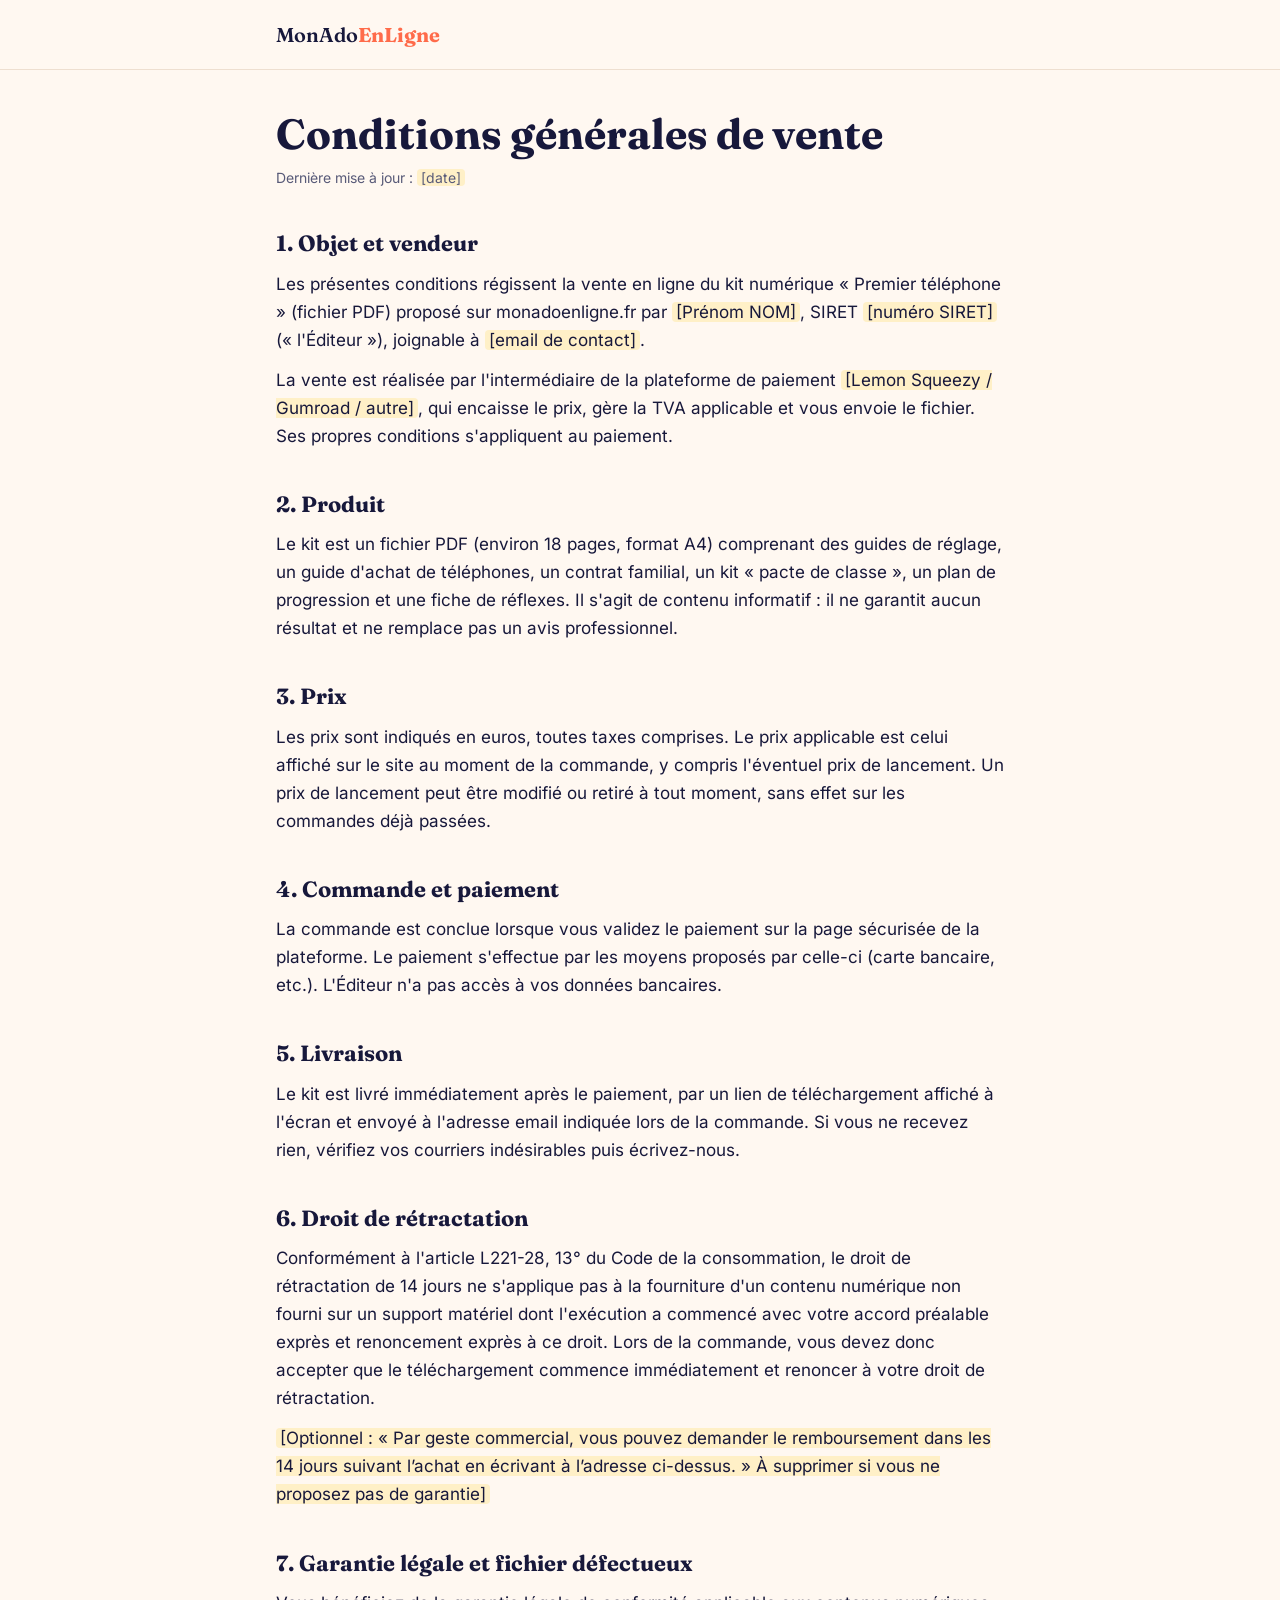
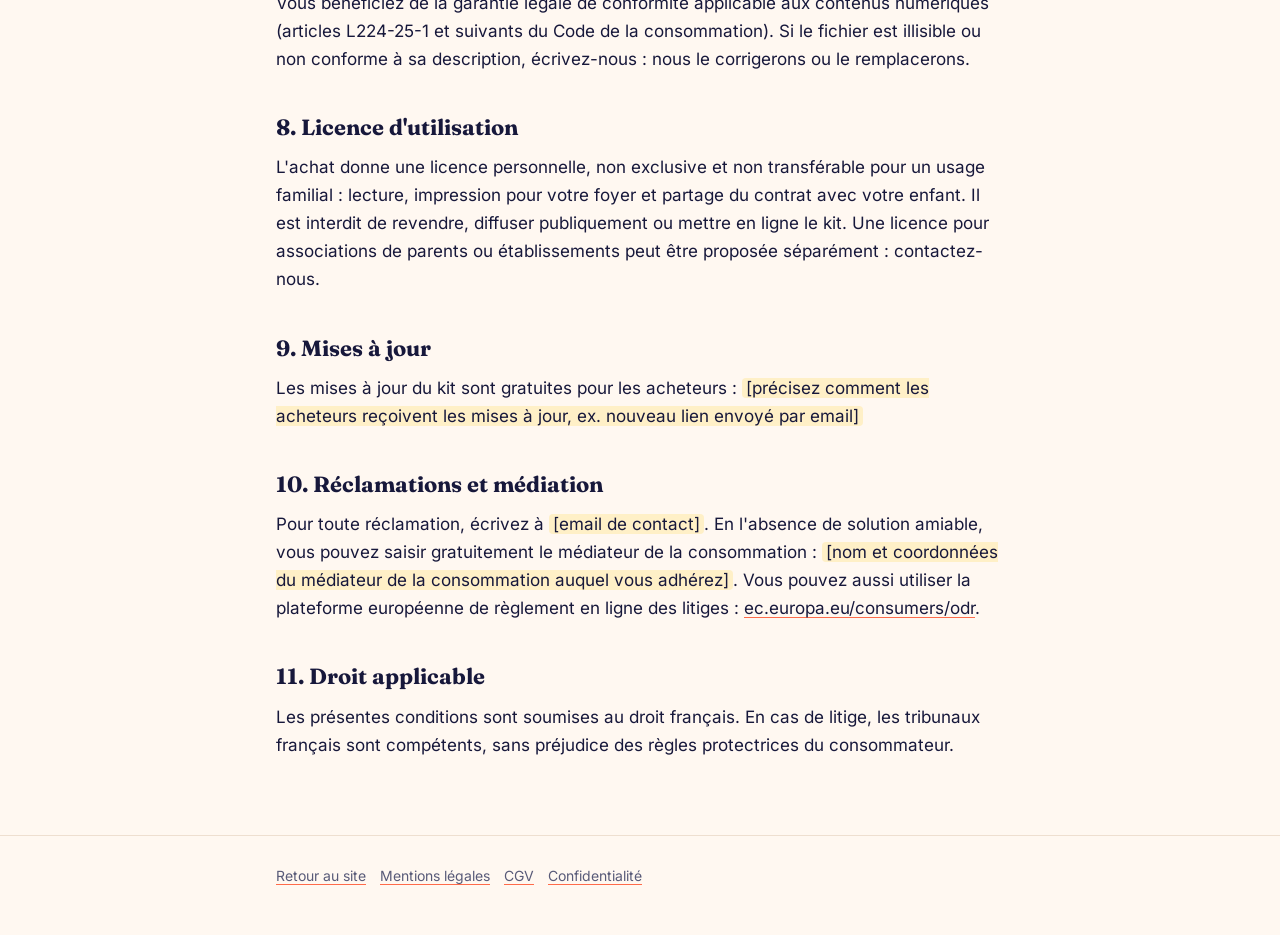
<file: cgv.html>
<!doctype html>
<html lang="fr">
<head>
<meta charset="utf-8">
<meta name="viewport" content="width=device-width, initial-scale=1">
<title>Conditions générales de vente · MonAdoEnLigne</title>
<meta name="robots" content="noindex,follow">
<link rel="stylesheet" href="legal.css">
</head>
<body>
<header><div class="wrap"><a href="./">MonAdo<b>EnLigne</b></a></div></header>
<main><div class="wrap">
<h1>Conditions générales de vente</h1>
<p class="upd">Dernière mise à jour : <mark>[date]</mark></p>

<h2>1. Objet et vendeur</h2>
<p>Les présentes conditions régissent la vente en ligne du kit numérique « Premier téléphone » (fichier PDF) proposé sur monadoenligne.fr par <mark>[Prénom NOM]</mark>, SIRET <mark>[numéro SIRET]</mark> (« l'Éditeur »), joignable à <mark>[email de contact]</mark>.</p>
<p>La vente est réalisée par l'intermédiaire de la plateforme de paiement <mark>[Lemon Squeezy / Gumroad / autre]</mark>, qui encaisse le prix, gère la TVA applicable et vous envoie le fichier. Ses propres conditions s'appliquent au paiement.</p>
<h2>2. Produit</h2>
<p>Le kit est un fichier PDF (environ 18 pages, format A4) comprenant des guides de réglage, un guide d'achat de téléphones, un contrat familial, un kit « pacte de classe », un plan de progression et une fiche de réflexes. Il s'agit de contenu informatif : il ne garantit aucun résultat et ne remplace pas un avis professionnel.</p>
<h2>3. Prix</h2>
<p>Les prix sont indiqués en euros, toutes taxes comprises. Le prix applicable est celui affiché sur le site au moment de la commande, y compris l'éventuel prix de lancement. Un prix de lancement peut être modifié ou retiré à tout moment, sans effet sur les commandes déjà passées.</p>
<h2>4. Commande et paiement</h2>
<p>La commande est conclue lorsque vous validez le paiement sur la page sécurisée de la plateforme. Le paiement s'effectue par les moyens proposés par celle-ci (carte bancaire, etc.). L'Éditeur n'a pas accès à vos données bancaires.</p>
<h2>5. Livraison</h2>
<p>Le kit est livré immédiatement après le paiement, par un lien de téléchargement affiché à l'écran et envoyé à l'adresse email indiquée lors de la commande. Si vous ne recevez rien, vérifiez vos courriers indésirables puis écrivez-nous.</p>
<h2>6. Droit de rétractation</h2>
<p>Conformément à l'article L221-28, 13° du Code de la consommation, le droit de rétractation de 14 jours ne s'applique pas à la fourniture d'un contenu numérique non fourni sur un support matériel dont l'exécution a commencé avec votre accord préalable exprès et renoncement exprès à ce droit. Lors de la commande, vous devez donc accepter que le téléchargement commence immédiatement et renoncer à votre droit de rétractation.</p>
<p><mark>[Optionnel : « Par geste commercial, vous pouvez demander le remboursement dans les 14 jours suivant l’achat en écrivant à l’adresse ci-dessus. » À supprimer si vous ne proposez pas de garantie]</mark></p>
<h2>7. Garantie légale et fichier défectueux</h2>
<p>Vous bénéficiez de la garantie légale de conformité applicable aux contenus numériques (articles L224-25-1 et suivants du Code de la consommation). Si le fichier est illisible ou non conforme à sa description, écrivez-nous : nous le corrigerons ou le remplacerons.</p>
<h2>8. Licence d'utilisation</h2>
<p>L'achat donne une licence personnelle, non exclusive et non transférable pour un usage familial : lecture, impression pour votre foyer et partage du contrat avec votre enfant. Il est interdit de revendre, diffuser publiquement ou mettre en ligne le kit. Une licence pour associations de parents ou établissements peut être proposée séparément : contactez-nous.</p>
<h2>9. Mises à jour</h2>
<p>Les mises à jour du kit sont gratuites pour les acheteurs : <mark>[précisez comment les acheteurs reçoivent les mises à jour, ex. nouveau lien envoyé par email]</mark></p>
<h2>10. Réclamations et médiation</h2>
<p>Pour toute réclamation, écrivez à <mark>[email de contact]</mark>. En l'absence de solution amiable, vous pouvez saisir gratuitement le médiateur de la consommation : <mark>[nom et coordonnées du médiateur de la consommation auquel vous adhérez]</mark>. Vous pouvez aussi utiliser la plateforme européenne de règlement en ligne des litiges : <a href="https://ec.europa.eu/consumers/odr">ec.europa.eu/consumers/odr</a>.</p>
<h2>11. Droit applicable</h2>
<p>Les présentes conditions sont soumises au droit français. En cas de litige, les tribunaux français sont compétents, sans préjudice des règles protectrices du consommateur.</p>

</div></main>
<footer><div class="wrap"><a href="./">Retour au site</a><a href="mentions-legales.html">Mentions légales</a><a href="cgv.html">CGV</a><a href="confidentialite.html">Confidentialité</a></div></footer>
</body>
</html>
</file>
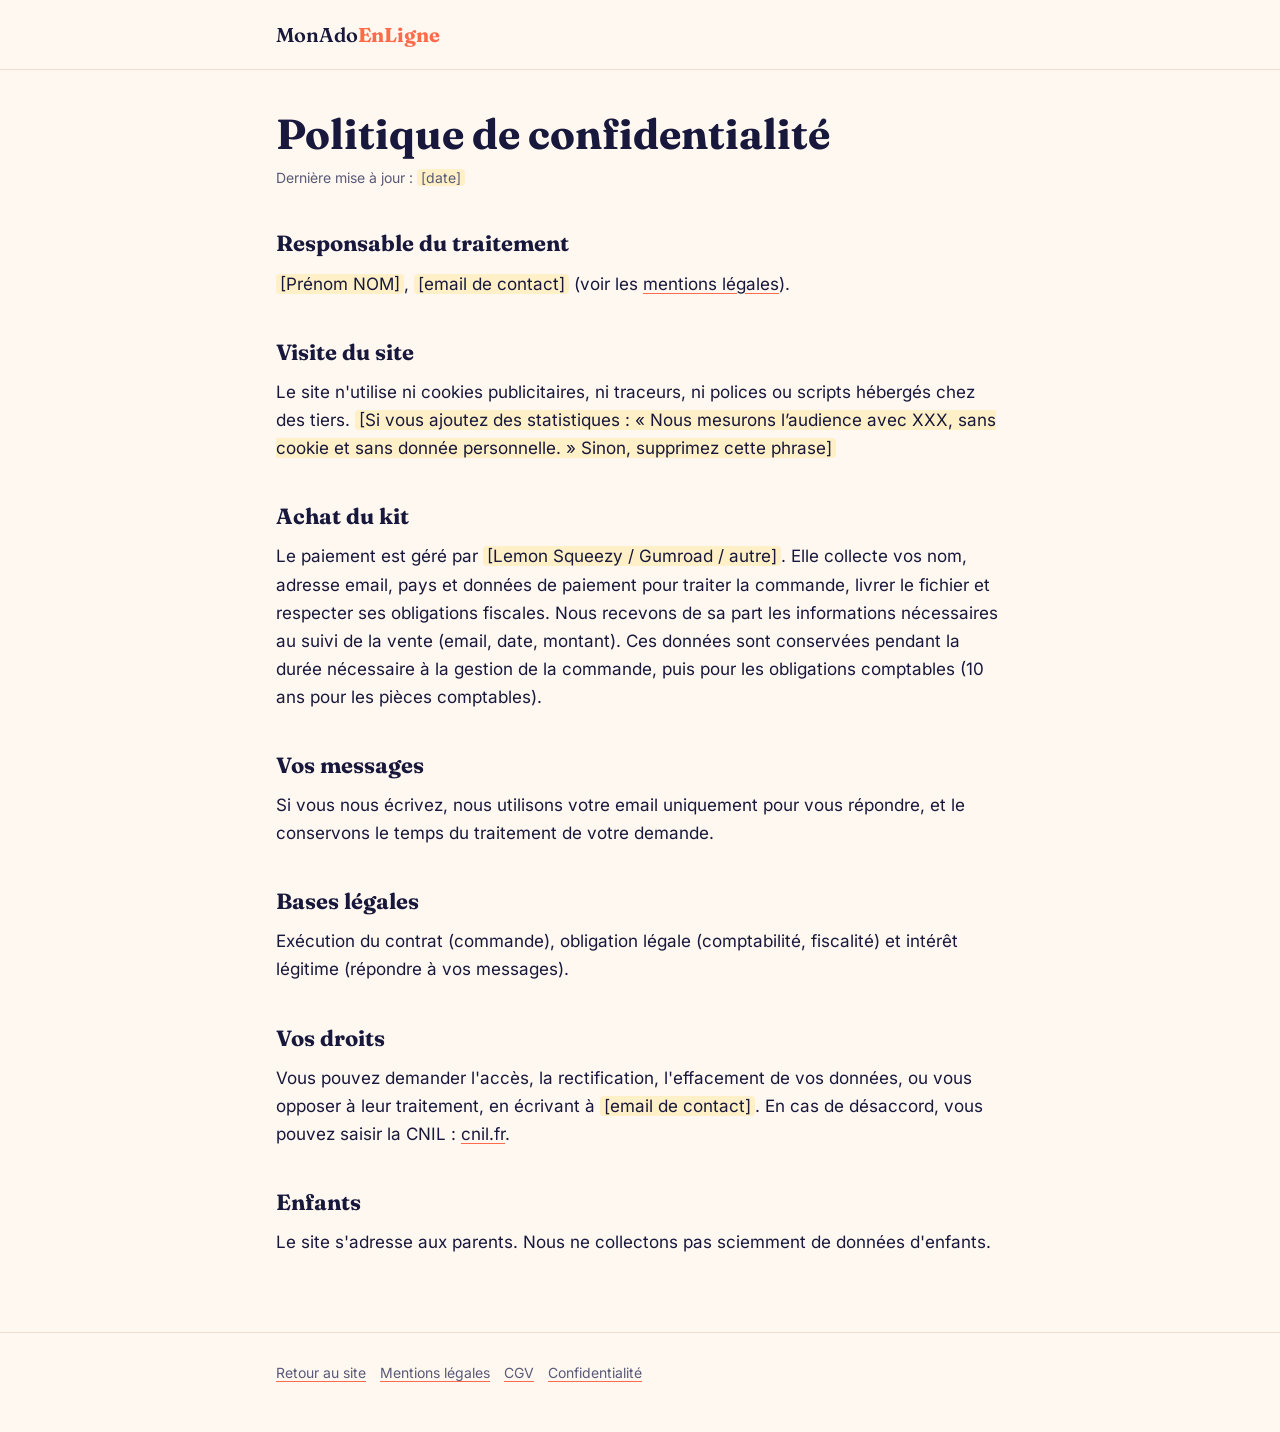
<file: confidentialite.html>
<!doctype html>
<html lang="fr">
<head>
<meta charset="utf-8">
<meta name="viewport" content="width=device-width, initial-scale=1">
<title>Politique de confidentialité · MonAdoEnLigne</title>
<meta name="robots" content="noindex,follow">
<link rel="stylesheet" href="legal.css">
</head>
<body>
<header><div class="wrap"><a href="./">MonAdo<b>EnLigne</b></a></div></header>
<main><div class="wrap">
<h1>Politique de confidentialité</h1>
<p class="upd">Dernière mise à jour : <mark>[date]</mark></p>

<h2>Responsable du traitement</h2>
<p><mark>[Prénom NOM]</mark>, <mark>[email de contact]</mark> (voir les <a href="mentions-legales.html">mentions légales</a>).</p>
<h2>Visite du site</h2>
<p>Le site n'utilise ni cookies publicitaires, ni traceurs, ni polices ou scripts hébergés chez des tiers. <mark>[Si vous ajoutez des statistiques : « Nous mesurons l’audience avec XXX, sans cookie et sans donnée personnelle. » Sinon, supprimez cette phrase]</mark></p>
<h2>Achat du kit</h2>
<p>Le paiement est géré par <mark>[Lemon Squeezy / Gumroad / autre]</mark>. Elle collecte vos nom, adresse email, pays et données de paiement pour traiter la commande, livrer le fichier et respecter ses obligations fiscales. Nous recevons de sa part les informations nécessaires au suivi de la vente (email, date, montant). Ces données sont conservées pendant la durée nécessaire à la gestion de la commande, puis pour les obligations comptables (10 ans pour les pièces comptables).</p>
<h2>Vos messages</h2>
<p>Si vous nous écrivez, nous utilisons votre email uniquement pour vous répondre, et le conservons le temps du traitement de votre demande.</p>
<h2>Bases légales</h2>
<p>Exécution du contrat (commande), obligation légale (comptabilité, fiscalité) et intérêt légitime (répondre à vos messages).</p>
<h2>Vos droits</h2>
<p>Vous pouvez demander l'accès, la rectification, l'effacement de vos données, ou vous opposer à leur traitement, en écrivant à <mark>[email de contact]</mark>. En cas de désaccord, vous pouvez saisir la CNIL : <a href="https://www.cnil.fr">cnil.fr</a>.</p>
<h2>Enfants</h2>
<p>Le site s'adresse aux parents. Nous ne collectons pas sciemment de données d'enfants.</p>

</div></main>
<footer><div class="wrap"><a href="./">Retour au site</a><a href="mentions-legales.html">Mentions légales</a><a href="cgv.html">CGV</a><a href="confidentialite.html">Confidentialité</a></div></footer>
</body>
</html>
</file>
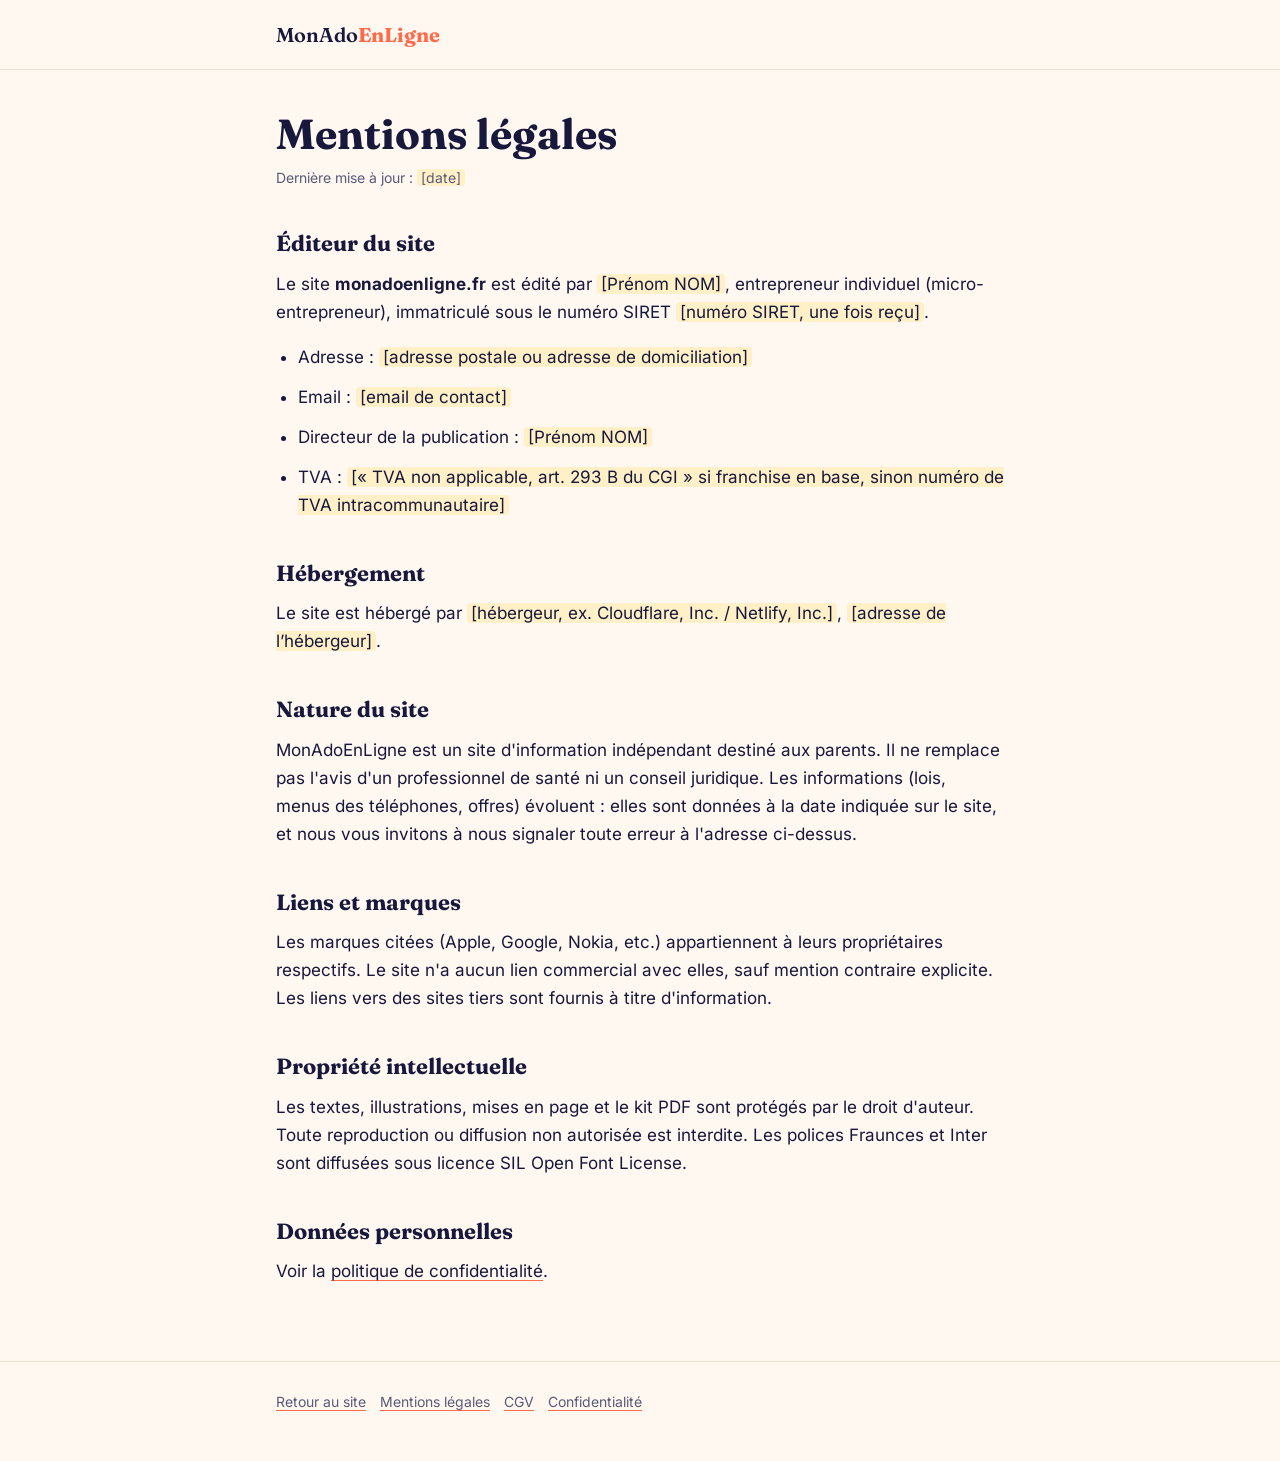
<file: mentions-legales.html>
<!doctype html>
<html lang="fr">
<head>
<meta charset="utf-8">
<meta name="viewport" content="width=device-width, initial-scale=1">
<title>Mentions légales · MonAdoEnLigne</title>
<meta name="robots" content="noindex,follow">
<link rel="stylesheet" href="legal.css">
</head>
<body>
<header><div class="wrap"><a href="./">MonAdo<b>EnLigne</b></a></div></header>
<main><div class="wrap">
<h1>Mentions légales</h1>
<p class="upd">Dernière mise à jour : <mark>[date]</mark></p>

<h2>Éditeur du site</h2>
<p>Le site <strong>monadoenligne.fr</strong> est édité par <mark>[Prénom NOM]</mark>, entrepreneur individuel (micro-entrepreneur), immatriculé sous le numéro SIRET <mark>[numéro SIRET, une fois reçu]</mark>.</p>
<ul>
<li>Adresse : <mark>[adresse postale ou adresse de domiciliation]</mark></li>
<li>Email : <mark>[email de contact]</mark></li>
<li>Directeur de la publication : <mark>[Prénom NOM]</mark></li>
<li>TVA : <mark>[« TVA non applicable, art. 293 B du CGI » si franchise en base, sinon numéro de TVA intracommunautaire]</mark></li>
</ul>
<h2>Hébergement</h2>
<p>Le site est hébergé par <mark>[hébergeur, ex. Cloudflare, Inc. / Netlify, Inc.]</mark>, <mark>[adresse de l’hébergeur]</mark>.</p>
<h2>Nature du site</h2>
<p>MonAdoEnLigne est un site d'information indépendant destiné aux parents. Il ne remplace pas l'avis d'un professionnel de santé ni un conseil juridique. Les informations (lois, menus des téléphones, offres) évoluent : elles sont données à la date indiquée sur le site, et nous vous invitons à nous signaler toute erreur à l'adresse ci-dessus.</p>
<h2>Liens et marques</h2>
<p>Les marques citées (Apple, Google, Nokia, etc.) appartiennent à leurs propriétaires respectifs. Le site n'a aucun lien commercial avec elles, sauf mention contraire explicite. Les liens vers des sites tiers sont fournis à titre d'information.</p>
<h2>Propriété intellectuelle</h2>
<p>Les textes, illustrations, mises en page et le kit PDF sont protégés par le droit d'auteur. Toute reproduction ou diffusion non autorisée est interdite. Les polices Fraunces et Inter sont diffusées sous licence SIL Open Font License.</p>
<h2>Données personnelles</h2>
<p>Voir la <a href="confidentialite.html">politique de confidentialité</a>.</p>

</div></main>
<footer><div class="wrap"><a href="./">Retour au site</a><a href="mentions-legales.html">Mentions légales</a><a href="cgv.html">CGV</a><a href="confidentialite.html">Confidentialité</a></div></footer>
</body>
</html>
</file>
<file: legal.css>
@font-face{font-family:"Fraunces";src:url(fonts/fraunces-latin-standard-normal.woff2) format("woff2");font-weight:100 900;font-style:normal;font-display:swap}
@font-face{font-family:"Inter";src:url(fonts/inter-latin-wght-normal.woff2) format("woff2");font-weight:100 900;font-style:normal;font-display:swap}
:root{--bg:#FFF8F1;--surface:#FFFFFF;--ink:#17183B;--muted:#585A78;--line:#EEDFD0;--coral:#FF6B4A;--mark:#FFF0C7;
  --serif:"Fraunces",Georgia,"Times New Roman",serif;--sans:"Inter",system-ui,-apple-system,"Segoe UI",Roboto,sans-serif}
@media (prefers-color-scheme:dark){:root{--bg:#111228;--surface:#1A1C3A;--ink:#F6F1EA;--muted:#AEB0CC;--line:#2D2F58;--coral:#FF7E61;--mark:#3A3322}}
*{box-sizing:border-box}
body{margin:0;background:var(--bg);color:var(--ink);font:17px/1.65 var(--sans);-webkit-font-smoothing:antialiased}
a{color:inherit;text-decoration-color:var(--coral);text-underline-offset:3px}
.wrap{max-width:760px;margin:0 auto;padding:0 16px}
header{border-bottom:1px solid var(--line);padding:18px 0}
header a{font-family:var(--serif);font-weight:600;font-size:20px;text-decoration:none}
header b{color:var(--coral)}
main{padding:40px 0 64px}
h1{font-family:var(--serif);font-size:clamp(30px,6vw,42px);line-height:1.15;margin:0 0 8px}
h2{font-family:var(--serif);font-size:22px;margin:36px 0 8px}
p,li{margin:0 0 12px}
ul{padding-left:22px}
.upd{color:var(--muted);font-size:14px;margin-bottom:28px}
mark{background:var(--mark);color:inherit;padding:0 4px;border-radius:4px}
footer{border-top:1px solid var(--line);padding:28px 0 48px;font-size:14px;color:var(--muted)}
footer a{margin-right:14px}
</file>
